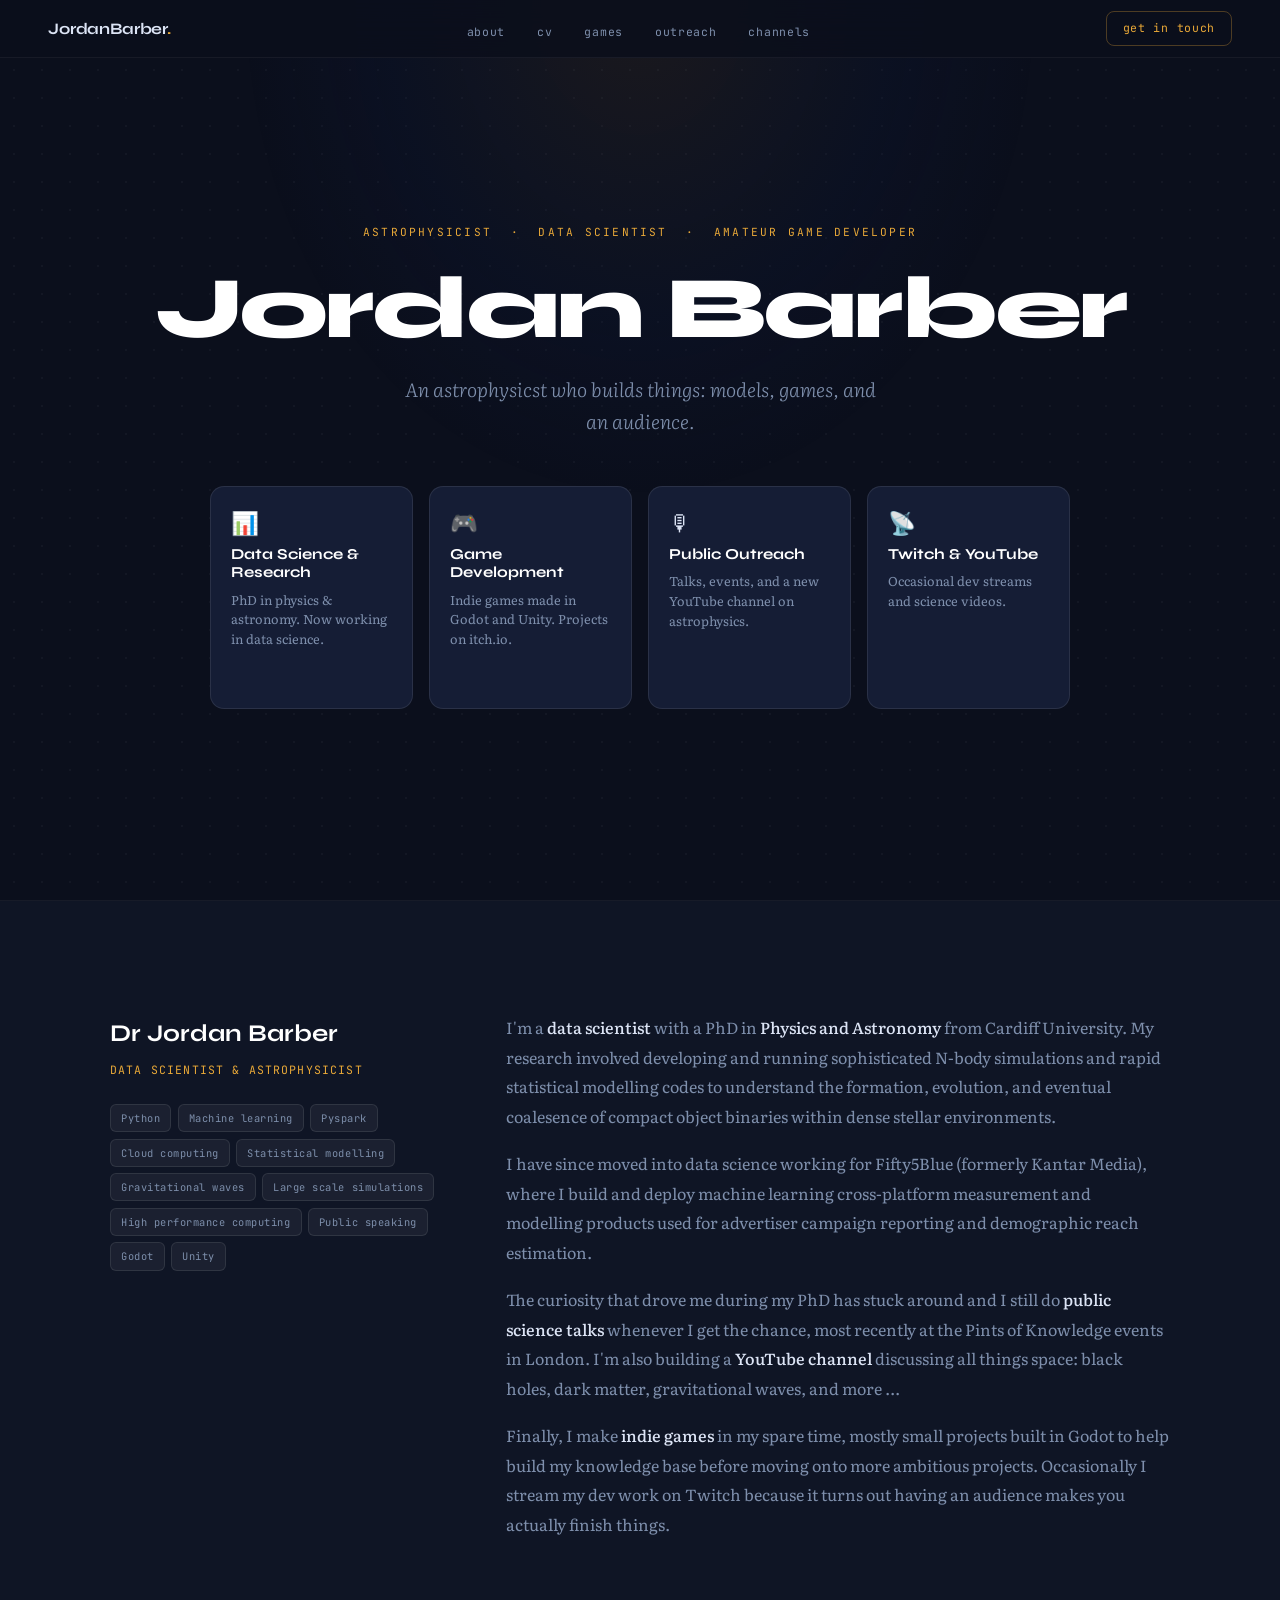
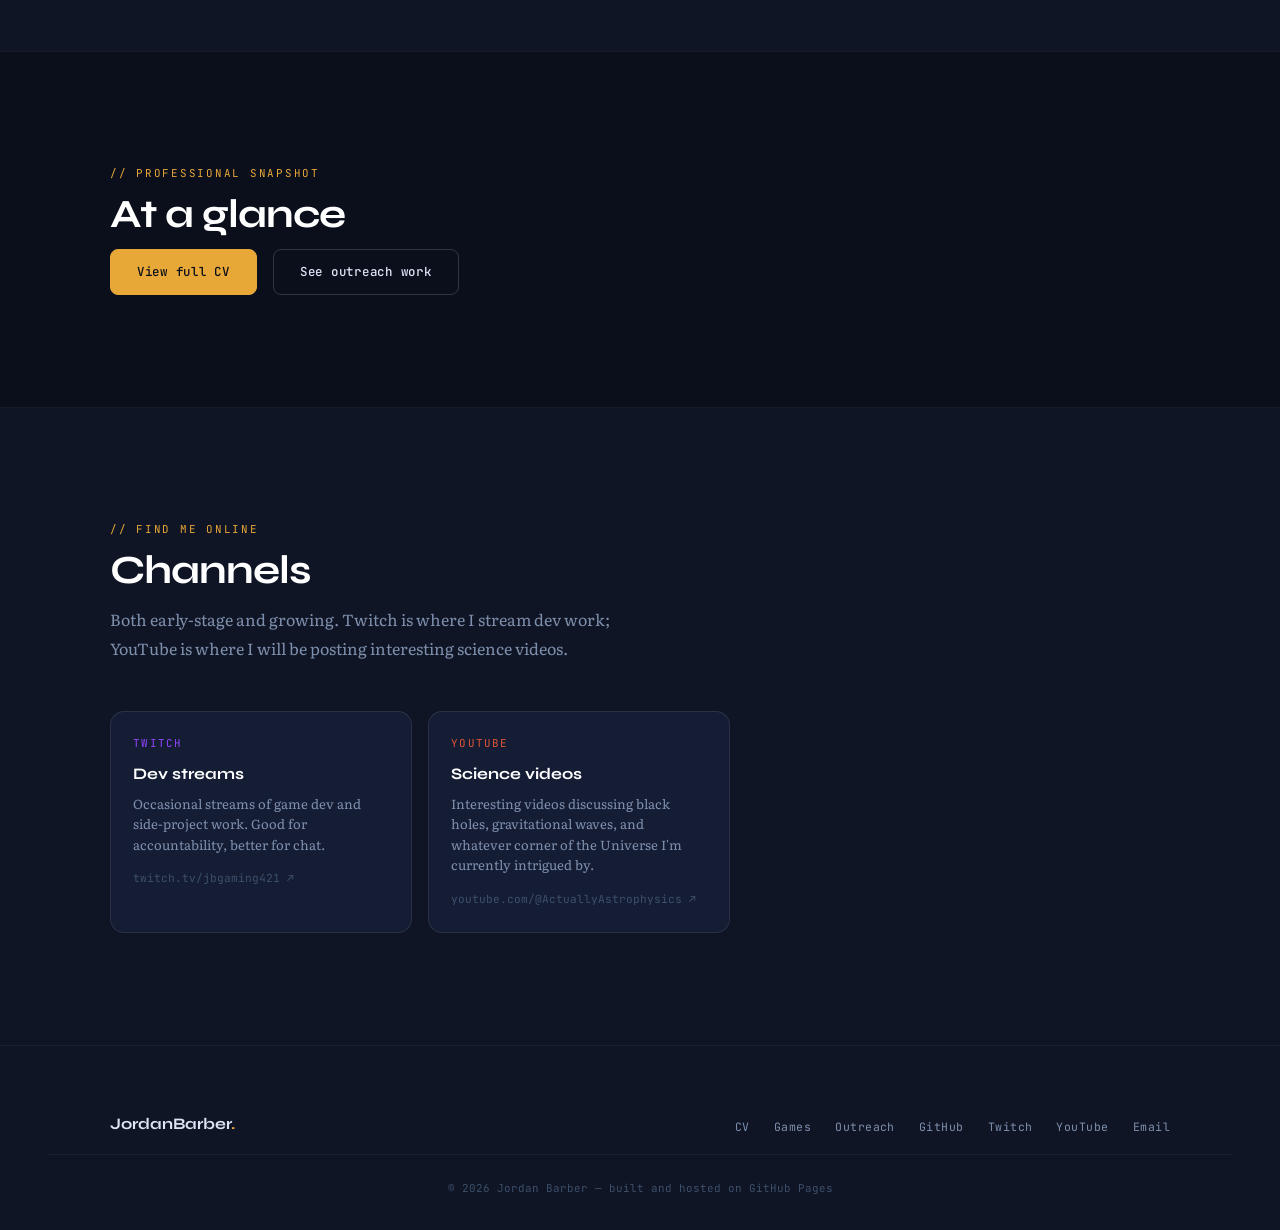
<file: index.html>
<!DOCTYPE html>
<html lang="en">
<head>
  <meta charset="UTF-8" />
  <meta name="viewport" content="width=device-width, initial-scale=1.0" />

  <!--
    ============================================================
    PAGE: Homepage  (index.html)
    ============================================================
    This is the front door of the site. It introduces you and
    gives visitors four clear paths:
      → CV / professional background
      → Game development projects
      → Public outreach & talks
      → YouTube & Twitch channels

    SECTIONS IN THIS FILE
    ─────────────────────
    1.  <head>       — page metadata & font imports
    2.  <nav>        — fixed top navigation
    3.  #hero        — your name, tagline, four path cards
    4.  #about       — short bio paragraph
    5.  #highlights  — three quick-stat cards (professional snapshot)
    6.  #channels    — Twitch + YouTube signpost
    7.  <footer>     — links + copyright
    8.  <script>     — scroll-reveal + nav active state logic
    ============================================================
  -->

  <title>Jordan Barber — Astrophysicist · Game Dev · Communicator</title>
  <meta name="description" content="Astrophysicist turned data scientist. PhD in gravitational waves from Cardiff. Indie game developer, public speaker, and YouTube science communicator." />

  <!-- Fonts from Google Fonts (free, no account needed) -->
  <link rel="preconnect" href="https://fonts.googleapis.com" />
  <link rel="preconnect" href="https://fonts.gstatic.com" crossorigin />
  <link href="https://fonts.googleapis.com/css2?family=Syne:wght@600;700;800&family=Literata:ital,wght@0,300;0,400;0,500;1,300;1,400&family=JetBrains+Mono:wght@400;500&display=swap" rel="stylesheet" />

  <!-- All shared styles live in style.css -->
  <link rel="stylesheet" href="style.css" />

  <style>
    /*
      Page-specific styles — only used on this page.
      Shared things (nav, footer, buttons, colours) are in style.css.
    */

    /* ── Hero ────────────────────────────────────────────────── */

    #hero {
      min-height: 100vh;
      display: flex;
      flex-direction: column;
      align-items: center;
      justify-content: center;
      text-align: center;
      padding: 7rem clamp(1.25rem, 5vw, 3rem) 5rem;
    }

    /* Faint radial glow behind the hero text */
    #hero::before {
      content: '';
      position: absolute;
      top: 0; left: 50%;
      transform: translateX(-50%);
      width: 800px;
      height: 500px;
      background: radial-gradient(ellipse at 50% 0%,
        rgba(232, 168, 56, 0.07) 0%,
        rgba(15, 30, 80, 0.12) 45%,
        transparent 70%);
      pointer-events: none;
      z-index: 0;
    }

    /* Wrap so children sit above the glow pseudo-element */
    .hero-content {
      position: relative;
      z-index: 1;
    }

    .hero-eyebrow {
      font-family: var(--font-mono);
      font-size: 0.7rem;
      letter-spacing: 0.2em;
      text-transform: uppercase;
      color: var(--gold);
      margin-bottom: 1.4rem;
      /* Staggered fade-in — starts invisible, CSS animation handles it */
      opacity: 0;
      animation: fadeUp 0.7s 0.1s forwards;
    }

    .hero-name {
      font-family: var(--font-head);
      font-size: clamp(3rem, 8vw, 5.5rem);
      font-weight: 800;
      letter-spacing: -0.035em;
      color: #fff;
      line-height: 1.0;
      margin-bottom: 1.2rem;
      opacity: 0;
      animation: fadeUp 0.7s 0.25s forwards;
    }

    .hero-tagline {
      font-size: clamp(1rem, 2vw, 1.2rem);
      color: var(--text2);
      font-style: italic;
      font-weight: 300;
      max-width: 480px;
      margin: 0 auto 3rem;
      line-height: 1.7;
      opacity: 0;
      animation: fadeUp 0.7s 0.4s forwards;
    }

    /* ── Four path cards ──────────────────────────────────── */
    /*
      These are the main navigation cards. Each one links to
      a section or page. To edit a card, find its <div class="path-card">
      below and change the icon, title, description, and href.
    */

    .path-grid {
      display: grid;
      grid-template-columns: repeat(4, 1fr);
      gap: 1rem;
      max-width: 860px;
      margin: 0 auto;
      opacity: 0;
      animation: fadeUp 0.7s 0.55s forwards;
    }

    .path-card {
      background: var(--surface);
      border: 1px solid var(--navy-mid);
      border-radius: var(--radius-lg);
      padding: 1.5rem 1.25rem 1.4rem;
      text-align: left;
      display: flex;
      flex-direction: column;
      gap: 0.5rem;
      cursor: pointer;
      transition: border-color 0.2s, background 0.2s, transform 0.2s;
      text-decoration: none;
      color: inherit;
    }
    .path-card:hover {
      background: var(--surface2);
      border-color: var(--gold-border);
      transform: translateY(-3px);
    }

    .path-icon {
      font-size: 1.4rem;
      margin-bottom: 0.25rem;
      line-height: 1;
    }

    .path-title {
      font-family: var(--font-head);
      font-size: 0.95rem;
      font-weight: 700;
      color: #fff;
      line-height: 1.2;
    }

    .path-desc {
      font-size: 0.8rem;
      color: var(--text2);
      line-height: 1.55;
    }

    .path-arrow {
      font-family: var(--font-mono);
      font-size: 0.72rem;
      color: var(--gold);
      margin-top: auto;
      padding-top: 0.5rem;
      opacity: 0;
      transition: opacity 0.2s;
    }
    .path-card:hover .path-arrow { opacity: 1; }

    @media (max-width: 680px) {
      .path-grid { grid-template-columns: 1fr 1fr; }
    }
    @media (max-width: 380px) {
      .path-grid { grid-template-columns: 1fr; }
    }


    /* ── About section ───────────────────────────────────── */

    #about { background: var(--bg2); }

    .about-inner {
      display: grid;
      grid-template-columns: 1fr 2fr;
      gap: 4rem;
      align-items: start;
    }

    /* The name/title column on the left */
    .about-aside {
      position: sticky;
      top: 80px;
    }

    .about-name {
      font-family: var(--font-head);
      font-size: 1.5rem;
      font-weight: 700;
      color: #fff;
      margin-bottom: 0.3rem;
    }

    .about-role {
      font-family: var(--font-mono);
      font-size: 0.72rem;
      letter-spacing: 0.1em;
      color: var(--gold);
      text-transform: uppercase;
      margin-bottom: 1.5rem;
    }

    /* Small tag chips (skills/tools) */
    .tag-list {
      display: flex;
      flex-wrap: wrap;
      gap: 0.4rem;
    }
    .tag {
      font-family: var(--font-mono);
      font-size: 0.65rem;
      letter-spacing: 0.05em;
      padding: 4px 10px;
      border-radius: 6px;
      background: var(--navy-dim);
      border: 1px solid var(--navy-mid);
      color: var(--text2);
    }

    /* The bio text on the right */
    .about-body p {
      color: var(--text2);
      line-height: 1.85;
      margin-bottom: 1.1rem;
      font-size: 1rem;
    }
    .about-body p:last-child { margin-bottom: 0; }

    .about-body strong {
      color: var(--text);
      font-weight: 500;
    }

    @media (max-width: 680px) {
      .about-inner { grid-template-columns: 1fr; gap: 2rem; }
      .about-aside { position: static; }
    }


    /* ── Professional highlights ─────────────────────────── */
    /*
      Three quick-stat cards that give employers an instant
      snapshot. Edit the numbers and labels in the HTML below.
    */

    #highlights {
      background: var(--bg);
    }

    .highlights-grid {
      display: grid;
      grid-template-columns: repeat(3, 1fr);
      gap: 1rem;
      margin-bottom: 2.5rem;
    }

    .highlight-card {
      background: var(--surface);
      border: 1px solid var(--navy-mid);
      border-radius: var(--radius-lg);
      padding: 1.6rem 1.5rem;
    }

    .highlight-number {
      font-family: var(--font-head);
      font-size: 2.4rem;
      font-weight: 800;
      color: var(--gold);
      letter-spacing: -0.03em;
      line-height: 1;
      margin-bottom: 0.3rem;
    }

    .highlight-label {
      font-size: 0.85rem;
      color: var(--text2);
      line-height: 1.5;
    }

    .highlight-label strong {
      display: block;
      font-family: var(--font-head);
      font-size: 0.9rem;
      font-weight: 700;
      color: var(--text);
      margin-bottom: 0.1rem;
    }

    .highlights-cta {
      display: flex;
      gap: 1rem;
      flex-wrap: wrap;
    }

    @media (max-width: 580px) {
      .highlights-grid { grid-template-columns: 1fr; }
    }


    /* ── Channels section ────────────────────────────────── */
    /*
      Low-key signpost to Twitch and YouTube.
      Deliberately understated since both are early-stage.
    */

    #channels { background: var(--bg2); }

    .channels-grid {
      display: grid;
      grid-template-columns: 1fr 1fr;
      gap: 1rem;
      max-width: 620px;
    }

    .channel-card {
      background: var(--surface);
      border: 1px solid var(--navy-mid);
      border-radius: var(--radius-lg);
      padding: 1.4rem;
      display: flex;
      flex-direction: column;
      gap: 0.4rem;
      transition: border-color 0.2s, transform 0.2s;
      text-decoration: none;
      color: inherit;
    }
    .channel-card.twitch:hover {
      border-color: rgba(145, 70, 255, 0.45);
      transform: translateY(-2px);
    }
    .channel-card.youtube:hover {
      border-color: rgba(224, 85, 53, 0.45);
      transform: translateY(-2px);
    }

    .channel-platform {
      font-family: var(--font-mono);
      font-size: 0.68rem;
      letter-spacing: 0.1em;
      text-transform: uppercase;
    }
    .channel-card.twitch  .channel-platform { color: var(--twitch); }
    .channel-card.youtube .channel-platform { color: var(--yt); }

    .channel-title {
      font-family: var(--font-head);
      font-size: 1rem;
      font-weight: 700;
      color: #fff;
    }

    .channel-desc {
      font-size: 0.82rem;
      color: var(--text2);
      line-height: 1.55;
    }

    .channel-link {
      font-family: var(--font-mono);
      font-size: 0.7rem;
      color: var(--text3);
      margin-top: 0.5rem;
      transition: color 0.2s;
    }
    .channel-card:hover .channel-link { color: var(--text2); }

    @media (max-width: 480px) {
      .channels-grid { grid-template-columns: 1fr; }
    }


    /* ── Keyframe animations ──────────────────────────────── */
    /* Used by the hero elements only — rest of site uses scroll-reveal */

    @keyframes fadeUp {
      from { opacity: 0; transform: translateY(18px); }
      to   { opacity: 1; transform: translateY(0); }
    }

  </style>
</head>
<body>

  <!-- ============================================================
    NAVIGATION
    To change your name in the logo, edit "YourName" below.
    To add or remove nav links, edit the <li> items.
    ============================================================ -->
  <nav>
    <a href="index.html" class="nav-logo">JordanBarber<span class="dot">.</span></a>

    <ul class="nav-links">
      <li><a href="#about">about</a></li>
      <li><a href="cv/index.html">cv</a></li>
      <li><a href="games/index.html">games</a></li>
      <li><a href="outreach/index.html">outreach</a></li>
      <li><a href="#channels">channels</a></li>
    </ul>

    <a href="jordanb421@outlook.com" class="nav-contact">get in touch</a>

    <!-- Mobile hamburger button (links hidden on mobile) -->
    <div class="nav-hamburger" id="hamburger" aria-label="Open menu">
      <span></span><span></span><span></span>
    </div>
  </nav>


  <!-- ============================================================
    HERO
    Edit your tagline in .hero-tagline.
    Edit the four path cards in .path-grid — each .path-card has:
      .path-icon   — emoji or character
      .path-title  — short heading
      .path-desc   — one sentence
      href         — where the card links to
    ============================================================ -->
  <section id="hero">
    <div class="hero-content">

      <p class="hero-eyebrow">astrophysicist &nbsp;·&nbsp; data scientist &nbsp;·&nbsp; amateur game developer</p>

      <!-- ↓ Change this to your actual name -->
      <h1 class="hero-name">Jordan Barber</h1>

      <!-- ↓ This is your one-sentence pitch — make it yours -->
      <p class="hero-tagline">
        An astrophysicst who builds things: models, games, and an audience.
      </p>

      <!-- Four path cards — one per audience/interest -->
      <div class="path-grid">

        <!-- Card 1: CV / professional -->
        <a href="cv/index.html" class="path-card">
          <div class="path-icon">📊</div>
          <div class="path-title">Data Science &amp; Research</div>
          <div class="path-desc">PhD in physics & astronomy. Now working in data science.</div>
          <div class="path-arrow">View CV →</div>
        </a>

        <!-- Card 2: Game dev -->
        <a href="games/index.html" class="path-card">
          <div class="path-icon">🎮</div>
          <div class="path-title">Game Development</div>
          <div class="path-desc">Indie games made in Godot and Unity. Projects on itch.io.</div>
          <div class="path-arrow">See projects →</div>
        </a>

        <!-- Card 3: Outreach -->
        <a href="outreach/index.html" class="path-card">
          <div class="path-icon">🎙</div>
          <div class="path-title">Public Outreach</div>
          <div class="path-desc">Talks, events, and a new YouTube channel on astrophysics.</div>
          <div class="path-arrow">See talks →</div>
        </a>

        <!-- Card 4: Channels -->
        <a href="#channels" class="path-card">
          <div class="path-icon">📡</div>
          <div class="path-title">Twitch &amp; YouTube</div>
          <div class="path-desc">Occasional dev streams and science videos.</div>
          <div class="path-arrow">Find me →</div>
        </a>

      </div>
    </div>
  </section>

  <hr class="section-divider" />


  <!-- ============================================================
    ABOUT
    Edit the bio paragraphs below — write in first person.
    The tags on the left are your skills/tools — add or remove
    them by copying or deleting a <span class="tag"> element.
    ============================================================ -->
  <section id="about" class="section-wrap">
    <div class="section-inner">

      <div class="about-inner">

        <!-- Left column: name, role, and skill tags -->
        <div class="about-aside reveal">
          <div class="about-name">Dr Jordan Barber</div>
          <div class="about-role">Data Scientist &amp; Astrophysicist</div>

          <!-- ↓ Edit these tags to match your actual skills -->
          <div class="tag-list">
            <span class="tag">Python</span>
            <span class="tag">Machine learning</span>
            <span class="tag">Pyspark</span>
            <span class="tag">Cloud computing</span>
            <span class="tag">Statistical modelling</span>
            <span class="tag">Gravitational waves</span>
            <span class="tag">Large scale simulations</span>
            <span class="tag">High performance computing</span>
            <span class="tag">Public speaking</span>
            <span class="tag">Godot</span>
            <span class="tag">Unity</span>
          </div>
        </div>

        <!-- Right column: bio paragraphs -->
        <div class="about-body reveal" style="--delay: 0.1s">

          <!-- ↓ Replace these paragraphs with your own words -->
          <p>
            I'm a <strong>data scientist</strong> with a PhD in
            <strong>Physics and Astronomy</strong> from Cardiff University. My research involved 
            developing and running sophisticated N-body simulations and rapid statistical modelling 
            codes to understand the formation, evolution, and eventual coalesence of compact object 
            binaries within dense stellar environments. 
          </p>

          <p>
            I have since moved into data science working for Fifty5Blue (formerly Kantar Media), where I 
            build and deploy machine learning cross-platform measurement and modelling products used for 
            advertiser campaign reporting and demographic reach estimation. 
          </p>

          <p>
            The curiosity that drove me during my PhD has stuck around and I still do <strong>public science 
            talks</strong> whenever I get the chance, most recently at the Pints of Knowledge events in London.
            I'm also building a <strong>YouTube channel</strong> discussing all things space: black holes, 
            dark matter, gravitational waves, and more ... 
          </p>

          <p>
            Finally, I make <strong>indie games</strong> in my spare time, mostly small projects built in Godot 
            to help build my knowledge base before moving onto more ambitious projects. Occasionally I stream my dev 
            work on Twitch because it turns out having an audience makes you actually finish things.
          </p>

        </div>
      </div>

    </div>
  </section>

  <hr class="section-divider" />


  <!-- ============================================================
    PROFESSIONAL HIGHLIGHTS
    These three cards give a quick snapshot for anyone considering
    you professionally. Edit the numbers and labels below.
    The full CV is at cv/index.html.
    ============================================================ -->
  <section id="highlights" class="section-wrap">
    <div class="section-inner">

      <p class="section-label reveal">// professional snapshot</p>
      <h2 class="section-title reveal">At a glance</h2>

      <!-- Call-to-action buttons below the cards -->
      <div class="highlights-cta reveal" style="--delay: 0.3s">
        <a href="cv/index.html" class="btn-primary">View full CV</a>
        <a href="outreach/index.html" class="btn-outline">See outreach work</a>
      </div>

    </div>
  </section>

  <hr class="section-divider" />


  <!-- ============================================================
    CHANNELS
    Update the href links to your actual Twitch and YouTube URLs.
    The descriptions are deliberately low-key since both are new.
    ============================================================ -->
  <section id="channels" class="section-wrap">
    <div class="section-inner">

      <p class="section-label reveal">// find me online</p>
      <h2 class="section-title reveal">Channels</h2>
      <p class="section-sub reveal">
        Both early-stage and growing. Twitch is where I stream dev work;
        YouTube is where I will be posting interesting science videos.
      </p>

      <div class="channels-grid">

        <!-- ↓ Update href to your actual Twitch URL -->
        <a href="https://www.twitch.tv/jbgaming421" target="_blank" rel="noopener" class="channel-card twitch reveal">
          <div class="channel-platform">Twitch</div>
          <div class="channel-title">Dev streams</div>
          <!-- ↓ Edit your typical streaming schedule -->
          <div class="channel-desc">
            Occasional streams of game dev and side-project work.
            Good for accountability, better for chat.
          </div>
          <div class="channel-link">twitch.tv/jbgaming421 ↗</div>
        </a>

        <!-- ↓ Update href to your actual YouTube URL -->
        <a href="https://www.youtube.com/@ActuallyAstrophysics" target="_blank" rel="noopener" class="channel-card youtube reveal" style="--delay: 0.1s">
          <div class="channel-platform">YouTube</div>
          <div class="channel-title">Science videos</div>
          <div class="channel-desc">
            Interesting videos discussing black holes, gravitational waves,
            and whatever corner of the Universe I'm currently intrigued by.
          </div>
          <div class="channel-link">youtube.com/@ActuallyAstrophysics ↗</div>
        </a>

      </div>

    </div>
  </section>


  <!-- ============================================================
    FOOTER
    Update the links and your name/year below.
    ============================================================ -->
  <footer>
    <div class="footer-inner">
      <span class="footer-logo">JordanBarber<span class="dot">.</span></span>

      <ul class="footer-links">
        <li><a href="cv/index.html">CV</a></li>
        <li><a href="games/index.html">Games</a></li>
        <li><a href="outreach/index.html">Outreach</a></li>
        <li><a href="https://github.com/JoRdAnB421" target="_blank" rel="noopener">GitHub</a></li>
        <li><a href="https://twitch.tv/jbgaming421" target="_blank" rel="noopener">Twitch</a></li>
        <li><a href="https://youtube.com/@ActuallyAstrophysics" target="_blank" rel="noopener">YouTube</a></li>
        <li><a href="mailto:jordanb421@outlook.com">Email</a></li>
      </ul>
    </div>
    <!-- ↓ Update year and your name -->
    <p class="footer-copy">© 2026 Jordan Barber — built and hosted on GitHub Pages</p>
  </footer>


  <!-- ============================================================
    JAVASCRIPT
    This small script does two things:
      1. Scroll-reveal: watches for elements with class "reveal"
         and adds class "visible" when they enter the viewport,
         triggering the CSS fade-up animation in style.css.
      2. Nav active state: highlights the correct nav link
         based on which section is currently on screen.

    You shouldn't need to edit this.
    ============================================================ -->
  <script>
    // 1 — Scroll reveal
    const observer = new IntersectionObserver(
      entries => entries.forEach(e => {
        if (e.isIntersecting) {
          e.target.classList.add('visible');
          observer.unobserve(e.target); // only animate once
        }
      }),
      { threshold: 0.1 }
    );
    document.querySelectorAll('.reveal').forEach(el => observer.observe(el));

    // 2 — Highlight active nav link on scroll
    const sections = document.querySelectorAll('section[id]');
    const navLinks = document.querySelectorAll('.nav-links a');
    window.addEventListener('scroll', () => {
      let current = '';
      sections.forEach(s => {
        if (window.scrollY >= s.offsetTop - 80) current = s.id;
      });
      navLinks.forEach(a => {
        a.classList.toggle('active',
          a.getAttribute('href') === '#' + current ||
          a.getAttribute('href') === current + '/index.html'
        );
      });
    });

    // 3 — Mobile nav toggle
    document.getElementById('hamburger').addEventListener('click', () => {
      const links = document.querySelector('.nav-links');
      const open = links.style.display === 'flex';
      links.style.cssText = open ? '' :
        'display:flex;flex-direction:column;position:absolute;top:58px;left:0;right:0;' +
        'background:rgba(11,15,28,0.97);padding:1.25rem 1.5rem 1.5rem;gap:1rem;' +
        'border-bottom:1px solid rgba(255,255,255,0.06)';
    });
  </script>

</body>
</html>
</file>
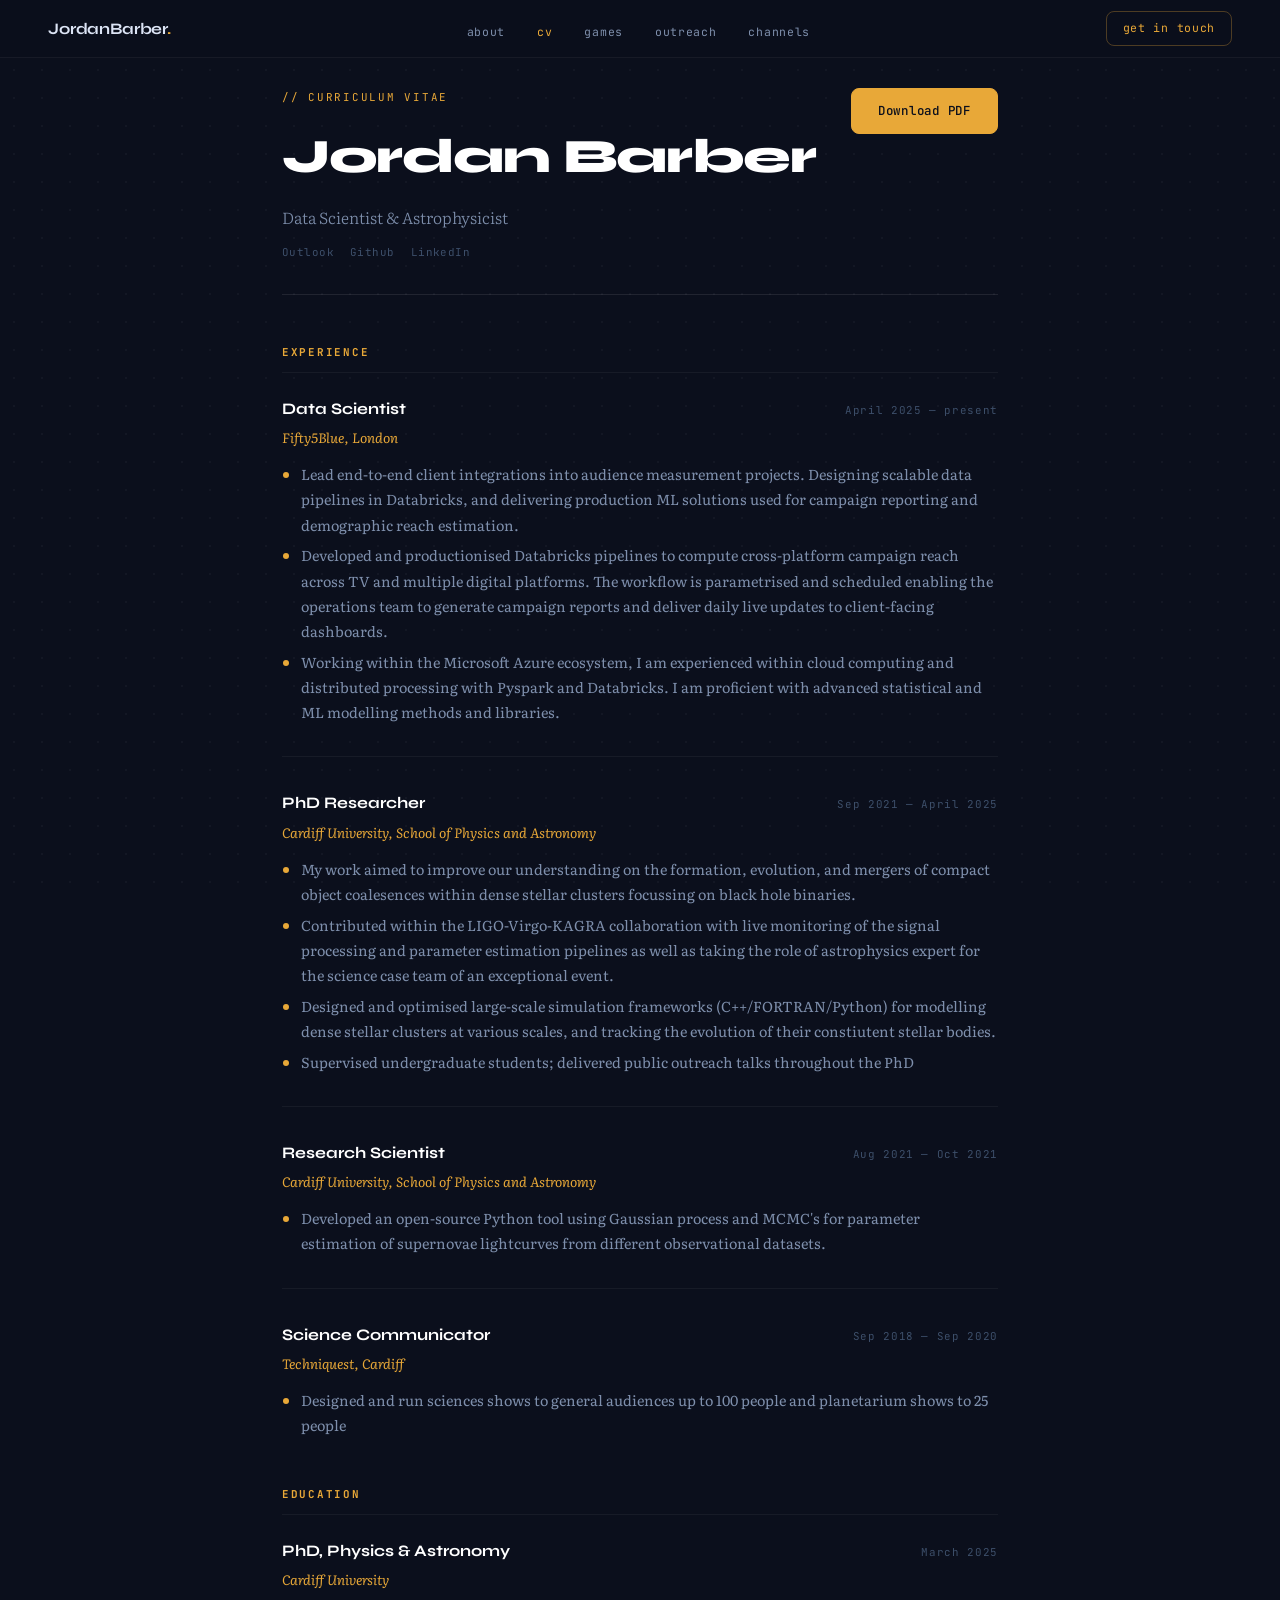
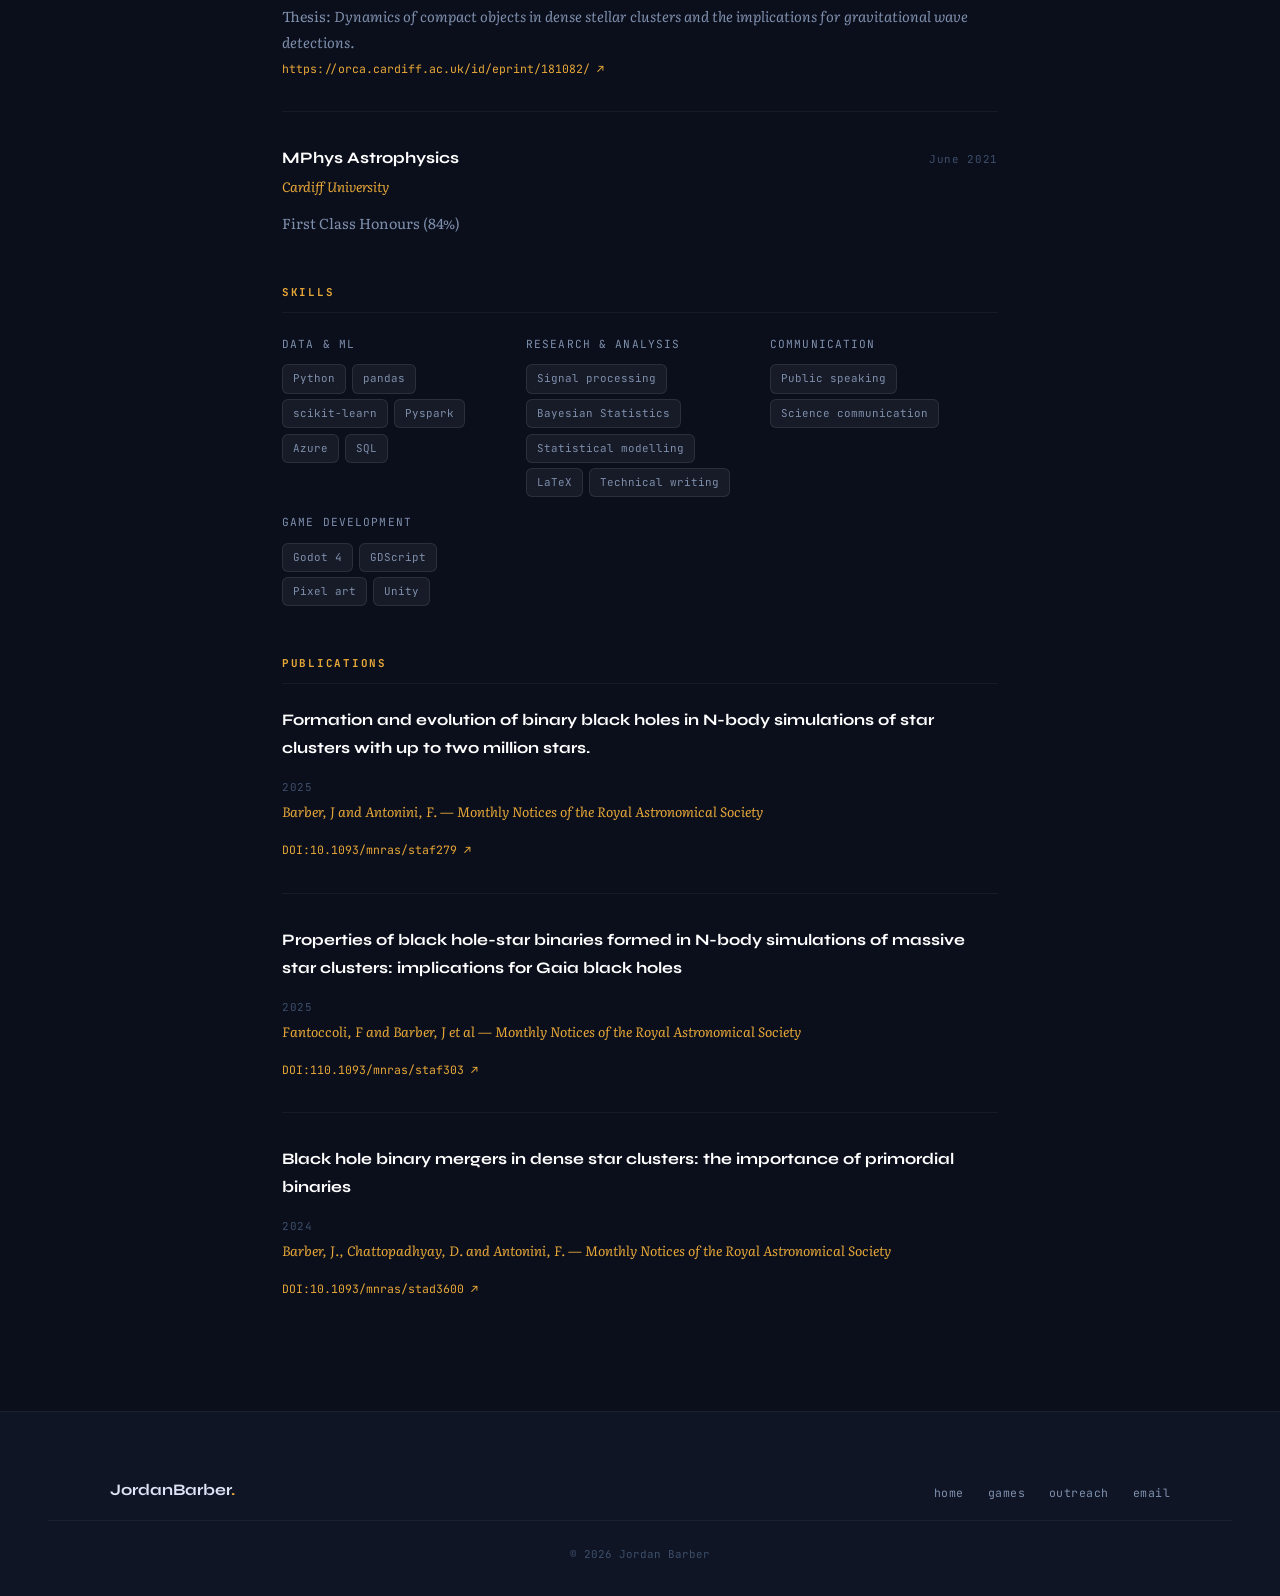
<file: cv/index.html>
<!DOCTYPE html>
<html lang="en">
<head>
  <meta charset="UTF-8" />
  <meta name="viewport" content="width=device-width, initial-scale=1.0" />

  <!--
    ============================================================
    PAGE: CV  (cv/index.html)
    ============================================================
    This page is primarily for potential employers and
    professional contacts. It contains:

    SECTIONS IN THIS FILE
    ─────────────────────
    1.  Page header with download button
    2.  Experience timeline
    3.  Education
    4.  Skills
    5.  Selected publications / outputs (optional)

    HOW TO EDIT
    ───────────
    Each job, degree, or skill is clearly labelled in the HTML.
    Search for "↓ Edit" to find every placeholder.
    ============================================================
  -->

  <title>CV — Jordan Barber</title>
  <meta name="description" content="CV of Jordan Barber — data scientist and astrophysicist. PhD in Physics & Astronomy, Cardiff University." />

  <link rel="preconnect" href="https://fonts.googleapis.com" />
  <link rel="preconnect" href="https://fonts.gstatic.com" crossorigin />
  <link href="https://fonts.googleapis.com/css2?family=Syne:wght@600;700;800&family=Literata:ital,wght@0,300;0,400;0,500;1,300;1,400&family=JetBrains+Mono:wght@400;500&display=swap" rel="stylesheet" />

  <!-- Shared styles (colours, nav, footer, buttons) -->
  <link rel="stylesheet" href="../style.css" />

  <style>
    /* ── CV page-specific styles ────────────────────────── */

    .cv-wrap {
      max-width: 780px;
      margin: 0 auto;
      padding: 5.5rem clamp(1.25rem, 5vw, 2rem) 4rem;
    }

    /* Page header — name, title, download button */
    .cv-header {
      display: flex;
      align-items: flex-start;
      justify-content: space-between;
      gap: 2rem;
      margin-bottom: 3rem;
      padding-bottom: 2rem;
      border-bottom: 1px solid var(--navy-mid);
      flex-wrap: wrap;
    }

    .cv-header-left {}

    .cv-page-label {
      font-family: var(--font-mono);
      font-size: 0.68rem;
      letter-spacing: 0.16em;
      text-transform: uppercase;
      color: var(--gold);
      margin-bottom: 0.5rem;
    }

    .cv-name {
      font-family: var(--font-head);
      font-size: clamp(2rem, 5vw, 3rem);
      font-weight: 800;
      color: #fff;
      letter-spacing: -0.03em;
      margin-bottom: 0.25rem;
    }

    .cv-title {
      font-size: 1rem;
      color: var(--text2);
      font-weight: 300;
    }

    .cv-contacts {
      display: flex;
      gap: 1rem;
      flex-wrap: wrap;
      margin-top: 0.75rem;
    }
    .cv-contact-link {
      font-family: var(--font-mono);
      font-size: 0.68rem;
      color: var(--text3);
      letter-spacing: 0.04em;
      transition: color 0.2s;
    }
    .cv-contact-link:hover { color: var(--gold); }

    /* ── Section headings within CV ──────────────────── */

    .cv-section {
      margin-bottom: 3rem;
    }

    .cv-section-heading {
      font-family: var(--font-mono);
      font-size: 0.68rem;
      letter-spacing: 0.16em;
      text-transform: uppercase;
      color: var(--gold);
      margin-bottom: 1.4rem;
      padding-bottom: 0.6rem;
      border-bottom: 1px solid var(--navy-dim);
    }

    /* ── Timeline entries (experience & education) ─── */
    /*
      Each entry uses .cv-entry. The structure is:
        .cv-entry-header  — title + date side by side
        .cv-entry-org     — company or institution name
        .cv-entry-body    — bullet points or paragraph
    */

    .cv-entry {
      margin-bottom: 2rem;
      padding-bottom: 2rem;
      border-bottom: 1px solid var(--navy-dim);
    }
    .cv-entry:last-child {
      border-bottom: none;
      margin-bottom: 0;
      padding-bottom: 0;
    }

    .cv-entry-header {
      display: flex;
      align-items: baseline;
      justify-content: space-between;
      gap: 1rem;
      margin-bottom: 0.2rem;
      flex-wrap: wrap;
    }

    .cv-entry-title {
      font-family: var(--font-head);
      font-size: 1rem;
      font-weight: 700;
      color: #fff;
    }

    .cv-entry-date {
      font-family: var(--font-mono);
      font-size: 0.68rem;
      color: var(--text3);
      letter-spacing: 0.06em;
      white-space: nowrap;
    }

    .cv-entry-org {
      font-size: 0.85rem;
      color: var(--gold);
      margin-bottom: 0.7rem;
      font-style: italic;
    }

    .cv-entry-body {
      color: var(--text2);
      font-size: 0.9rem;
      line-height: 1.75;
    }

    .cv-entry-body ul {
      padding-left: 1.2rem;
      display: flex;
      flex-direction: column;
      gap: 0.35rem;
    }

    .cv-entry-body li::marker {
      color: var(--gold);
    }

    /* ── Skills grid ──────────────────────────────────── */

    .skills-grid {
      display: grid;
      grid-template-columns: repeat(auto-fill, minmax(200px, 1fr));
      gap: 1rem;
    }

    .skill-group {}

    .skill-group-title {
      font-family: var(--font-mono);
      font-size: 0.7rem;
      letter-spacing: 0.1em;
      text-transform: uppercase;
      color: var(--text2);
      margin-bottom: 0.6rem;
    }

    .skill-tags {
      display: flex;
      flex-wrap: wrap;
      gap: 0.35rem;
    }

    .skill-tag {
      font-family: var(--font-mono);
      font-size: 0.68rem;
      padding: 4px 10px;
      border-radius: 6px;
      background: var(--navy-dim);
      border: 1px solid var(--navy-mid);
      color: var(--text2);
    }

  </style>
</head>
<body>

  <!-- Navigation (same on every page) -->
  <nav>
    <a href="../index.html" class="nav-logo">JordanBarber<span class="dot">.</span></a>
    <ul class="nav-links">
      <li><a href="../index.html#about">about</a></li>
      <li><a href="../cv/index.html" class="active">cv</a></li>
      <li><a href="../games/index.html">games</a></li>
      <li><a href="../outreach/index.html">outreach</a></li>
      <li><a href="../index.html#channels">channels</a></li>
    </ul>
    <a href="jordanb421@outlook.com" class="nav-contact">get in touch</a>
    <div class="nav-hamburger" id="hamburger">
      <span></span><span></span><span></span>
    </div>
  </nav>

  <main class="cv-wrap">

    <!-- ── Page header ──────────────────────────────────── -->
    <div class="cv-header reveal">
      <div class="cv-header-left">
        <p class="cv-page-label">// curriculum vitae</p>

        <!-- ↓ Edit your name and title -->
        <h1 class="cv-name">Jordan Barber</h1>
        <p class="cv-title">Data Scientist &amp; Astrophysicist</p>

        <!-- ↓ Edit your contact details -->
        <div class="cv-contacts">
          <a href="jordanb421@outlook.com" class="cv-contact-link">Outlook</a>
          <a href="https://github.com/JoRdAnB421" target="_blank" rel="noopener" 
          class="cv-contact-link">Github</a>
          <a href="https://www.linkedin.com/in/jordan-barber-/" target="_blank" rel="noopener" 
          class="cv-contact-link">LinkedIn</a>
        </div>
      </div>

      <!--
        Download button — link this to a PDF of your CV.
        To add the PDF: put your-cv.pdf in the cv/ folder and
        update the href below to "your-cv.pdf".
      -->
      <a href="my-cv.pdf" download class="btn-primary">Download PDF</a>
    </div>


    <!-- ── Experience ─────────────────────────────────────
      Copy a .cv-entry block to add a new job.
      ─────────────────────────────────────────────────── -->
    <div class="cv-section reveal" style="--delay: 0.05s">
      <h2 class="cv-section-heading">Experience</h2>

      <!-- ↓ Edit: most recent job first -->
      <div class="cv-entry">
        <div class="cv-entry-header">
          <span class="cv-entry-title">Data Scientist</span>
          <!-- ↓ Edit dates -->
          <span class="cv-entry-date">April 2025 — present</span>
        </div>
        <!-- ↓ Edit company name -->
        <div class="cv-entry-org">Fifty5Blue, London</div>
        <div class="cv-entry-body">
          <!-- ↓ Replace with your actual bullet points -->
          <ul>
            <li>Lead end-to-end client integrations into audience measurement projects. Designing scalable data pipelines in Databricks, 
              and delivering production ML solutions used for campaign reporting and demographic reach estimation.</li>
            <li>Developed and productionised Databricks pipelines to compute cross-platform campaign reach across TV 
              and multiple digital platforms. The workflow is parametrised and scheduled enabling the operations team 
              to generate campaign reports and deliver daily live updates to client-facing dashboards.</li>
            <li>Working within the Microsoft Azure ecosystem, I am experienced within cloud computing and distributed processing
              with Pyspark and Databricks. I am proficient with advanced statistical and ML modelling methods and libraries.  
            </li>
          </ul>
        </div>
      </div>

      <!-- ↓ Add more jobs by copying the block above -->
      <div class="cv-entry">
        <div class="cv-entry-header">
          <span class="cv-entry-title">PhD Researcher</span>
          <span class="cv-entry-date">Sep 2021 — April 2025</span>
        </div>
        <div class="cv-entry-org">Cardiff University, School of Physics and Astronomy</div>
        <div class="cv-entry-body">
          <ul>
            <li>My work aimed to improve our understanding on the formation, evolution, and mergers of compact object coalesences within dense stellar clusters
              focussing on black hole binaries.</li>
            <li>Contributed within the LIGO-Virgo-KAGRA collaboration with live monitoring of the signal processing and parameter estimation
              pipelines as well as taking the role of astrophysics expert for the science case team of an exceptional event.</li>
            <li>Designed and optimised large-scale simulation frameworks (C++/FORTRAN/Python) for modelling dense stellar clusters at various
              scales, and tracking the evolution of their constiutent stellar bodies.</li>
            <li>Supervised undergraduate students; delivered public outreach talks throughout the PhD</li>
          </ul>
        </div>
      </div>

      <div class="cv-entry">
        <div class="cv-entry-header">
          <span class="cv-entry-title">Research Scientist</span>
          <span class="cv-entry-date">Aug 2021 — Oct 2021</span>
        </div>
        <div class="cv-entry-org">Cardiff University, School of Physics and Astronomy</div>
        <div class="cv-entry-body">
          <ul>
            <li>Developed an open-source Python tool using Gaussian process and MCMC's for parameter estimation of supernovae lightcurves from
              different observational datasets.</li>
          </ul>
        </div>
      </div>

      <div class="cv-entry">
        <div class="cv-entry-header">
          <span class="cv-entry-title">Science Communicator</span>
          <span class="cv-entry-date">Sep 2018 — Sep 2020</span>
        </div>
        <div class="cv-entry-org">Techniquest, Cardiff</div>
        <div class="cv-entry-body">
          <ul>
            <li>Designed and run sciences shows to general audiences up to 100 people and planetarium shows to 25 people</li>
          </ul>
        </div>
      </div>


    </div>


    <!-- ── Education ──────────────────────────────────────
      Same pattern as experience — copy .cv-entry to add more.
      ─────────────────────────────────────────────────── -->
    <div class="cv-section reveal" style="--delay: 0.1s">
      <h2 class="cv-section-heading">Education</h2>

      <div class="cv-entry">
        <div class="cv-entry-header">
          <span class="cv-entry-title">PhD, Physics &amp; Astronomy</span>
          <span class="cv-entry-date">March 2025</span>
        </div>
        <div class="cv-entry-org">Cardiff University</div>
        <div class="cv-entry-body">
          <!-- ↓ Edit your thesis title -->
          <p>Thesis: <em>Dynamics of compact objects in dense stellar clusters and the implications for gravitational wave detections.</em></p>
        </div>
        <div class="cv-entry-body">
          <!-- ↓ Edit: add a DOI or arXiv link if you have one -->
          <a href="https://orca.cardiff.ac.uk/id/eprint/181082/" target="_blank" rel="noopener"
             style="font-family: var(--font-mono); font-size: 0.72rem; color: var(--gold);">
            https://orca.cardiff.ac.uk/id/eprint/181082/ ↗
          </a>
        </div>
      </div>

      <!-- ↓ Edit your undergraduate degree -->
      <div class="cv-entry">
        <div class="cv-entry-header">
          <span class="cv-entry-title">MPhys Astrophysics</span>
          <!-- ↓ Edit dates -->
          <span class="cv-entry-date">June 2021</span>
        </div>
        <!-- ↓ Edit university -->
        <div class="cv-entry-org">Cardiff University</div>
        <div class="cv-entry-body">
          <!-- ↓ Edit classification if you want to include it -->
          <p>First Class Honours (84%)</p>
        </div>
      </div>

    </div>


    <!-- ── Skills ─────────────────────────────────────────
      Group your skills however makes sense for you.
      Add a new group by copying a .skill-group block.
      ─────────────────────────────────────────────────── -->
    <div class="cv-section reveal" style="--delay: 0.15s">
      <h2 class="cv-section-heading">Skills</h2>

      <div class="skills-grid">

        <!-- ↓ Edit these skill groups and tags -->
        <div class="skill-group">
          <div class="skill-group-title">Data & ML</div>
          <div class="skill-tags">
            <span class="skill-tag">Python</span>
            <span class="skill-tag">pandas</span>
            <span class="skill-tag">scikit-learn</span>
            <span class="skill-tag">Pyspark</span>
            <span class="skill-tag">Azure</span>
            <span class="skill-tag">SQL</span>
          </div>
        </div>

        <div class="skill-group">
          <div class="skill-group-title">Research & Analysis</div>
          <div class="skill-tags">
            <span class="skill-tag">Signal processing</span>
            <span class="skill-tag">Bayesian Statistics</span>
            <span class="skill-tag">Statistical modelling</span>
            <span class="skill-tag">LaTeX</span>
            <span class="skill-tag">Technical writing</span>
          </div>
        </div>

        <div class="skill-group">
          <div class="skill-group-title">Communication</div>
          <div class="skill-tags">
            <span class="skill-tag">Public speaking</span>
            <span class="skill-tag">Science communication</span>
          </div>
        </div>
        
        <div class="skill-group">
          <div class="skill-group-title">Game Development</div>
          <div class="skill-tags">
            <span class="skill-tag">Godot 4</span>
            <span class="skill-tag">GDScript</span>
            <span class="skill-tag">Pixel art</span>
            <span class="skill-tag">Unity</span>
          </div>
        </div>

      </div>
    </div>


    <!-- ── Publications (optional) ────────────────────────
      If you have papers, list them here.
      If not, you can delete this whole section.
      ─────────────────────────────────────────────────── -->
    <div class="cv-section reveal" style="--delay: 0.2s">
      <h2 class="cv-section-heading">publications</h2>

      <!-- ↓ Copy this .cv-entry for each paper -->
      <div class="cv-entry">
        <div class="cv-entry-header">
          <!-- ↓ Edit paper title -->
          <span class="cv-entry-title">Formation and evolution of binary black holes in N-body simulations of star 
            clusters with up to two million stars. </span>
          <!-- ↓ Edit year -->
          <span class="cv-entry-date">2025</span>
        </div>
        <div class="cv-entry-org">
          <!-- ↓ Edit: Your Name et al., Journal Name -->
          Barber, J and Antonini, F. — <em>Monthly Notices of the Royal Astronomical Society</em>
        </div>
        <div class="cv-entry-body">
          <!-- ↓ Edit: add a DOI or arXiv link if you have one -->
          <a href="https://doi.org/10.1093/mnras/staf279" target="_blank" rel="noopener"
             style="font-family: var(--font-mono); font-size: 0.72rem; color: var(--gold);">
            DOI:10.1093/mnras/staf279 ↗
          </a>
        </div>
      </div>

      <div class="cv-entry">
        <div class="cv-entry-header">
          <!-- ↓ Edit paper title -->
          <span class="cv-entry-title">Properties of black hole-star binaries formed in N-body simulations of 
            massive star clusters: implications for Gaia black holes</span>
          <!-- ↓ Edit year -->
          <span class="cv-entry-date">2025</span>
        </div>
        <div class="cv-entry-org">
          <!-- ↓ Edit: Your Name et al., Journal Name -->
          Fantoccoli, F and Barber, J et al  — <em>Monthly Notices of the Royal Astronomical Society</em>
        </div>
        <div class="cv-entry-body">
          <!-- ↓ Edit: add a DOI or arXiv link if you have one -->
          <a href="https://doi.org/10.1093/mnras/staf303" target="_blank" rel="noopener"
             style="font-family: var(--font-mono); font-size: 0.72rem; color: var(--gold);">
            DOI:110.1093/mnras/staf303 ↗
          </a>
        </div>
      </div>

      <div class="cv-entry">
        <div class="cv-entry-header">
          <!-- ↓ Edit paper title -->
          <span class="cv-entry-title">Black hole binary mergers in dense star clusters: the 
            importance of primordial binaries</span>
          <!-- ↓ Edit year -->
          <span class="cv-entry-date">2024</span>
        </div>
        <div class="cv-entry-org">
          <!-- ↓ Edit: Your Name et al., Journal Name -->
          Barber, J., Chattopadhyay, D. and Antonini, F. — <em>Monthly Notices of the Royal Astronomical Society</em>
        </div>
        <div class="cv-entry-body">
          <!-- ↓ Edit: add a DOI or arXiv link if you have one -->
          <a href="https://doi.org/10.1093/mnras/stad3600" target="_blank" rel="noopener"
             style="font-family: var(--font-mono); font-size: 0.72rem; color: var(--gold);">
            DOI:10.1093/mnras/stad3600 ↗
          </a>
        </div>
      </div>

    </div>

  </main>


  <!-- Footer -->
  <footer>
    <div class="footer-inner">
      <span class="footer-logo">JordanBarber<span class="dot">.</span></span>
      <ul class="footer-links">
        <li><a href="../index.html">home</a></li>
        <li><a href="../games/index.html">games</a></li>
        <li><a href="../outreach/index.html">outreach</a></li>
        <li><a href="jordanb421@outlook.com">email</a></li>
      </ul>
    </div>
    <p class="footer-copy">© 2026 Jordan Barber</p>
  </footer>

  <script>
    // Scroll reveal
    const observer = new IntersectionObserver(
      entries => entries.forEach(e => {
        if (e.isIntersecting) { e.target.classList.add('visible'); observer.unobserve(e.target); }
      }),
      { threshold: 0.1 }
    );
    document.querySelectorAll('.reveal').forEach(el => observer.observe(el));

    // Mobile nav
    document.getElementById('hamburger').addEventListener('click', () => {
      const links = document.querySelector('.nav-links');
      const open = links.style.display === 'flex';
      links.style.cssText = open ? '' :
        'display:flex;flex-direction:column;position:absolute;top:58px;left:0;right:0;' +
        'background:rgba(11,15,28,0.97);padding:1.25rem 1.5rem 1.5rem;gap:1rem;' +
        'border-bottom:1px solid rgba(255,255,255,0.06)';
    });
  </script>

</body>
</html>
</file>
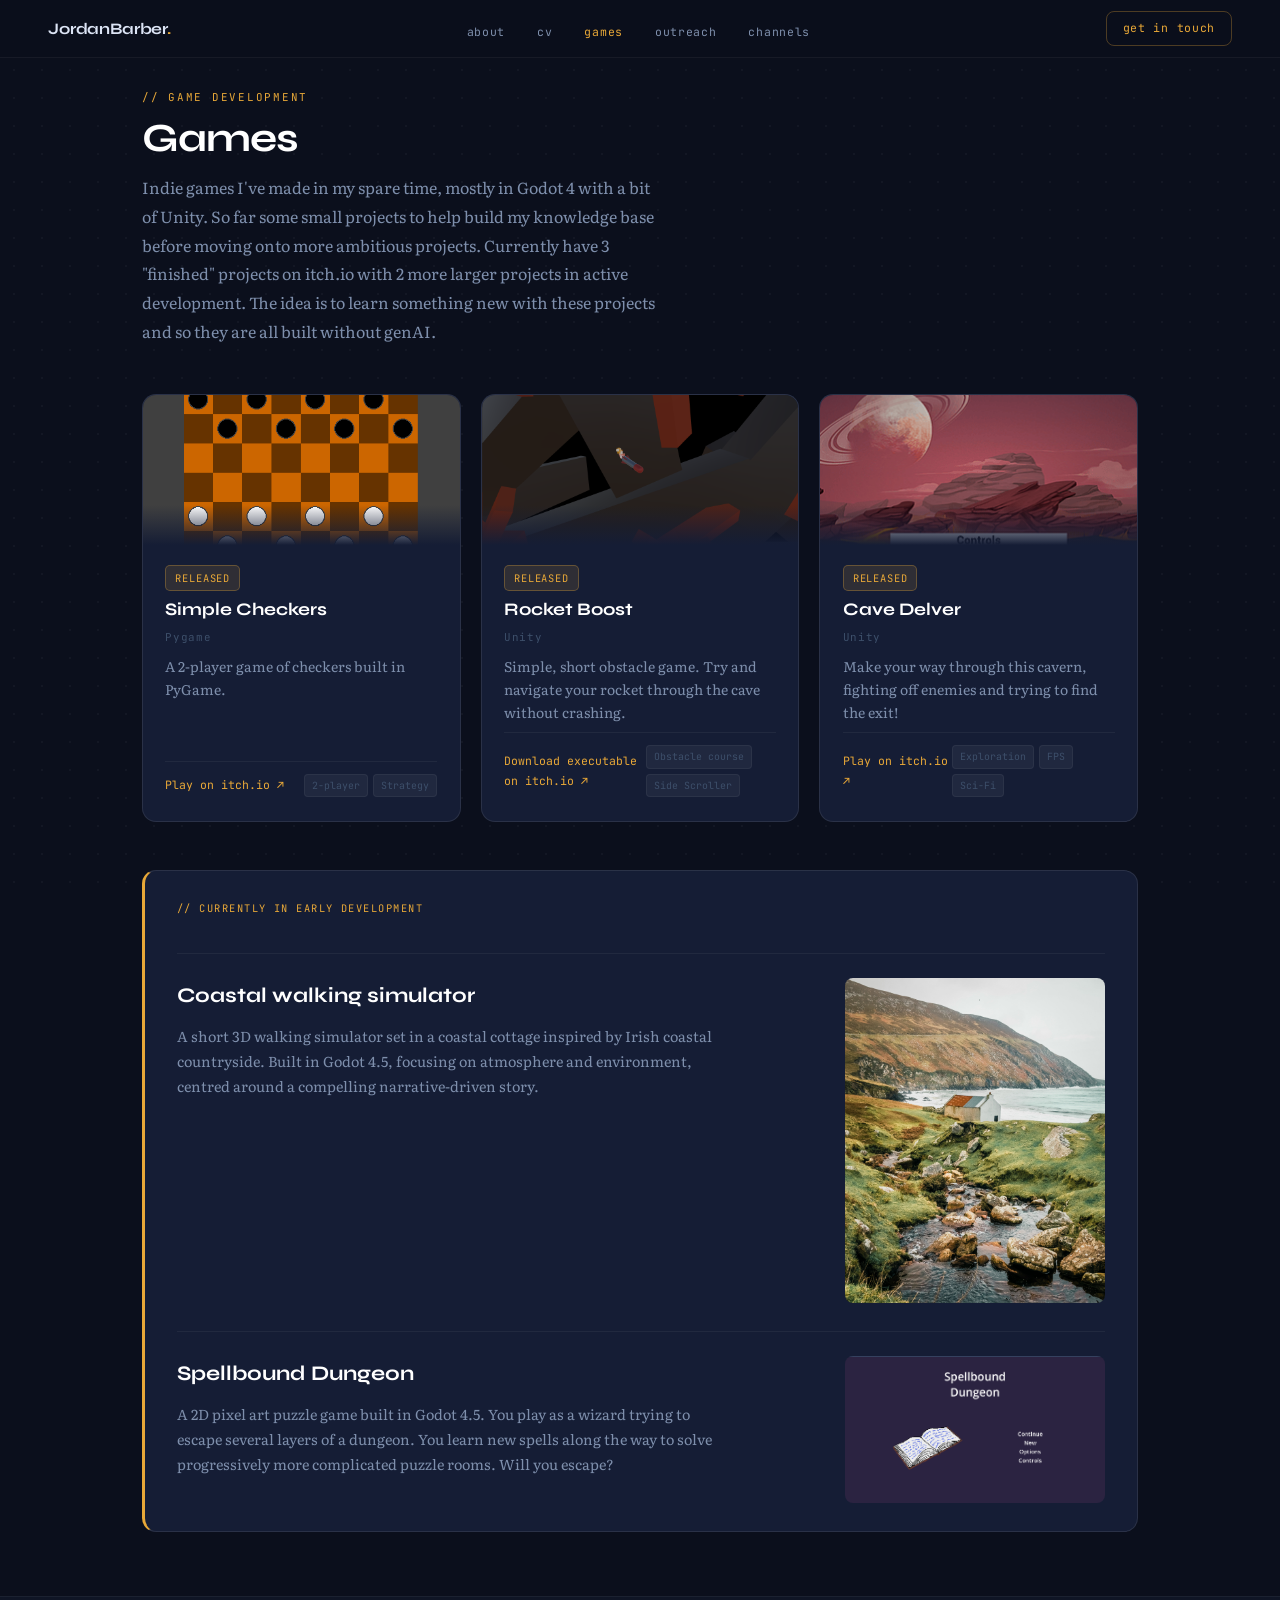
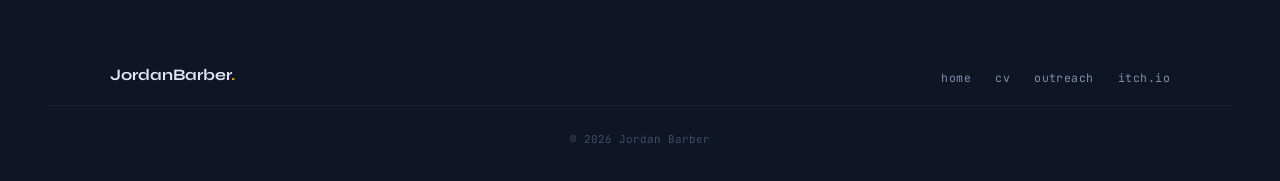
<file: games/index.html>
<!DOCTYPE html>
<html lang="en">
<head>
  <meta charset="UTF-8" />
  <meta name="viewport" content="width=device-width, initial-scale=1.0" />

  <!--
    ============================================================
    PAGE: Games  (games/index.html)
    ============================================================
    Lists your itch.io projects and any work-in-progress games.

    HOW TO ADD A GAME
    ─────────────────
    Find the .games-grid section below and copy one .game-card
    block. Fill in:
      - The banner colour classes (or add your own screenshot)
      - The status tag (Released / In development / Game jam)
      - The title, engine, description
      - The itch.io link
    ============================================================
  -->

  <title>Games — Jordan Barber</title>
  <meta name="description" content="Indie games by Your Jordan Barber. Built in Godot &amp; Unity. Available on itch.io." />

  <link rel="preconnect" href="https://fonts.googleapis.com" />
  <link rel="preconnect" href="https://fonts.gstatic.com" crossorigin />
  <link href="https://fonts.googleapis.com/css2?family=Syne:wght@600;700;800&family=Literata:ital,wght@0,300;0,400;0,500;1,300;1,400&family=JetBrains+Mono:wght@400;500&display=swap" rel="stylesheet" />
  <link rel="stylesheet" href="../style.css" />

  <style>

    .page-wrap {
      max-width: var(--max-w);
      margin: 0 auto;
      padding: 5.5rem clamp(1.25rem, 5vw, 2rem) 4rem;
    }

    /* ── Game cards ────────────────────────────────────── */

    .games-grid {
      display: grid;
      grid-template-columns: repeat(auto-fill, minmax(300px, 1fr));
      gap: 1.25rem;
      margin-top: 3rem;
    }

    .game-card {
      background: var(--surface);
      border: 1px solid var(--navy-mid);
      border-radius: var(--radius-lg);
      overflow: hidden;
      display: flex;
      flex-direction: column;
      transition: border-color 0.2s, transform 0.2s, box-shadow 0.2s;
    }
    .game-card:hover {
      border-color: var(--gold-border);
      transform: translateY(-4px);
      box-shadow: 0 14px 36px rgba(0,0,0,0.35);
    }

    /*
      .game-banner is the top coloured area of each card.
      If you have a screenshot, replace the background colour
      with: background: url('../assets/images/game-name.png') center/cover;
    */
    .game-banner {
      height: 150px;
      display: flex;
      align-items: center;
      justify-content: center;
      font-size: 2.5rem;
      position: relative;
    }

    /* Colour themes for each banner — edit or add your own */
    .banner-space   { background: linear-gradient(135deg, #07091a 0%, #111a38 100%); }
    .banner-dungeon { background: linear-gradient(135deg, #0f0a1a 0%, #1e1035 100%); }
    .banner-green   { background: linear-gradient(135deg, #061208 0%, #0e2414 100%); }

    /* Subtle inner border/glow at the bottom of the banner */
    .game-banner::after {
      content: '';
      position: absolute;
      bottom: 0; left: 0; right: 0;
      height: 40px;
      background: linear-gradient(to bottom, transparent, var(--surface));
    }

    .game-body {
      padding: 1.25rem 1.4rem 1.5rem;
      display: flex;
      flex-direction: column;
      gap: 0.5rem;
      flex: 1;
    }

    /* Status tag — Released / In development / Game jam */
    .game-status {
      display: inline-block;
      font-family: var(--font-mono);
      font-size: 0.65rem;
      letter-spacing: 0.08em;
      text-transform: uppercase;
      padding: 3px 9px;
      border-radius: 5px;
      width: fit-content;
    }
    .status-released   { background: var(--gold-dim);   color: var(--gold);   border: 1px solid var(--gold-border); }
    .status-wip        { background: rgba(46,204,113,0.1); color: #2ecc71;      border: 1px solid rgba(46,204,113,0.3); }
    .status-jam        { background: rgba(139,92,246,0.1); color: #a78bfa;     border: 1px solid rgba(139,92,246,0.3); }

    .game-title {
      font-family: var(--font-head);
      font-size: 1.1rem;
      font-weight: 700;
      color: #fff;
      line-height: 1.2;
    }

    .game-engine {
      font-family: var(--font-mono);
      font-size: 0.68rem;
      color: var(--text3);
      letter-spacing: 0.06em;
    }

    .game-desc {
      font-size: 0.875rem;
      color: var(--text2);
      line-height: 1.65;
      flex: 1;
    }

    .game-footer {
      display: flex;
      align-items: center;
      justify-content: space-between;
      padding-top: 0.75rem;
      margin-top: auto;
      border-top: 1px solid var(--navy-dim);
    }

    .game-link {
      font-family: var(--font-mono);
      font-size: 0.72rem;
      color: var(--gold);
      transition: color 0.2s;
    }
    .game-link:hover { color: #fff; }

    .game-tags {
      display: flex;
      gap: 0.3rem;
      flex-wrap: wrap;
    }
    .game-tag {
      font-family: var(--font-mono);
      font-size: 0.62rem;
      padding: 2px 7px;
      border-radius: 4px;
      background: var(--navy-dim);
      color: var(--text3);
      border: 1px solid var(--navy-dim);
    }

    /* ── In-progress callout ────────────────────────────── */
    /*
      A separate callout for your current active project
      (the one you're building with your friend).
    */

    /* Outer wrapper — just holds the heading and stacks games vertically */
    .wip-section {
      margin-top: 3rem;
      background: var(--surface);
      border: 1px solid var(--navy-mid);
      border-left: 3px solid var(--gold);
      border-radius: var(--radius-lg);
      padding: 1.75rem 2rem;
      display: flex;
      flex-direction: column;  /* stacks the heading and each game vertically */
      gap: 1.75rem;
    }

    /* Each individual game — title + description on the left, image on the right */
    .wip-entry {
      display: flex;
      flex-wrap: wrap;         /* drops to vertical on narrow screens automatically */
      gap: 1.5rem;
      align-items: flex-start;
      padding-top: 1.5rem;
      border-top: 1px solid var(--navy-dim); /* subtle divider between games */
    }

    /* The text column grows to fill available space */
    .wip-text {
      flex: 1;
      min-width: 200px;        /* won't shrink below this before wrapping */
    }

    .wip-label {
      font-family: var(--font-mono);
      font-size: 0.65rem;
      letter-spacing: 0.14em;
      text-transform: uppercase;
      color: var(--gold);
      margin-bottom: 0.5rem;
    }

    .wip-title {
      font-family: var(--font-head);
      font-size: 1.3rem;
      font-weight: 700;
      color: #fff;
      margin-bottom: 0.5rem;
    }

    .wip-desc {
      font-size: 0.9rem;
      color: var(--text2);
      line-height: 1.75;
      max-width: 560px;
    }

  </style>
</head>
<body>

  <nav>
    <a href="../index.html" class="nav-logo">JordanBarber<span class="dot">.</span></a>
    <ul class="nav-links">
      <li><a href="../index.html#about">about</a></li>
      <li><a href="../cv/index.html">cv</a></li>
      <li><a href="../games/index.html" class="active">games</a></li>
      <li><a href="../outreach/index.html">outreach</a></li>
      <li><a href="../index.html#channels">channels</a></li>
    </ul>
    <a href="jordanb421@outlook.com" class="nav-contact">get in touch</a>
    <div class="nav-hamburger" id="hamburger"><span></span><span></span><span></span></div>
  </nav>

  <main class="page-wrap">

    <p class="section-label reveal">// game development</p>
    <h1 class="section-title reveal">Games</h1>
    <!-- ↓ Edit this subtitle -->
    <p class="section-sub reveal">
      Indie games I've made in my spare time, mostly in Godot 4 with a bit of Unity. So far some small projects
      to help build my knowledge base before moving onto more ambitious projects. Currently have 3 "finished" projects
      on itch.io with 2 more larger projects in active development. The idea is to learn something new with these projects
      and so they are all built without genAI.
    </p>


    <!-- ── Game cards grid ──────────────────────────────
      ↓ Edit each .game-card or copy one to add a new game.
      ─────────────────────────────────────────────────── -->
    <div class="games-grid">

      <!-- Game 1 — edit everything below -->
      <div class="game-card reveal">
        <!--
          Replace the emoji and banner-space class with a screenshot:
          <div class="game-banner" style="background: url('../assets/images/game1.png') center/cover;">
        -->
        <div class="game-banner banner-space" 
        style="background: url('../assests/Checkers.png') center/cover;"></div>
        <div class="game-body">
          <!-- ↓ Change status: status-released / status-wip / status-jam -->
          <span class="game-status status-released">Released</span>
          <!-- ↓ Edit game title -->
          <h2 class="game-title">Simple Checkers</h2>
          <div class="game-engine">Pygame</div>
          <!-- ↓ Edit description — 2–3 sentences -->
          <p class="game-desc">
            A 2-player game of checkers built in PyGame. 
          </p>
          <div class="game-footer">
            <!-- ↓ Edit href to your itch.io link -->
            <a href="https://jbgaming2.itch.io/simple-checkers" target="_blank" rel="noopener" class="game-link">
              Play on itch.io ↗
            </a>
            <!-- ↓ Edit tags -->
            <div class="game-tags">
              <span class="game-tag">2-player</span>
              <span class="game-tag">Strategy</span>
            </div>
          </div>
        </div>
      </div>

      <!-- Game 2 -->
      <div class="game-card reveal" style="--delay: 0.1s">
        <div class="game-banner banner-dungeon"
        style="background: url(../assests/rocket.png) center/cover;"></div>
        <div class="game-body">
          <span class="game-status status-released">Released</span>
          <h2 class="game-title">Rocket Boost</h2>
          <div class="game-engine">Unity</div>
          <p class="game-desc">
            Simple, short obstacle game. Try and navigate your rocket through the cave without
            crashing.
          </p>
          <div class="game-footer">
            <a href="https://jbgaming2.itch.io/rocket-boost" target="_blank" rel="noopener" class="game-link">
              Download executable on itch.io ↗
            </a>
            <div class="game-tags">
              <span class="game-tag">Obstacle course</span>
              <span class="game-tag">Side Scroller</span>
            </div>
          </div>
        </div>
      </div>

      <!-- Game 3 — add as many as you need -->
      <div class="game-card reveal" style="--delay: 0.2s">
        <div class="game-banner banner-green" 
        style="background: url(../assests/cave-delver.png) center/cover;"></div>
        <div class="game-body">
          <span class="game-status status-released">Released</span>
          <h2 class="game-title">Cave Delver</h2>
          <div class="game-engine">Unity</div>
          <p class="game-desc">
            Make your way through this cavern, fighting off enemies and trying to find the exit! 
          </p>
          <div class="game-footer">
            <a href="https://jbgaming2.itch.io/cave-delver" target="_blank" rel="noopener" class="game-link">
              Play on itch.io ↗
            </a>
            <div class="game-tags">
              <span class="game-tag">Exploration</span>
              <span class="game-tag">FPS</span>
              <span class="game-tag">Sci-Fi</span>
            </div>
          </div>
        </div>
      </div>

    </div>


    <!-- ── Current project callout ───────────────────────
      This highlights your active WIP game
      Edit the title and description below.
      ─────────────────────────────────────────────────── -->
    <!-- Outer container: just the heading and a list of games -->
    <div class="wip-section reveal">
      <div class="wip-label">// currently in early development</div>

      <!-- Game 1 — copy this whole .wip-entry block to add more games -->
      <div class="wip-entry">
        <div class="wip-text">
          <h2 class="wip-title">Coastal walking simulator</h2>
          <p class="wip-desc">
            A short 3D walking simulator set in a coastal cottage inspired by 
            Irish coastal countryside. Built in Godot 4.5, focusing on atmosphere 
            and environment, centred around a compelling narrative-driven story.
          </p>
        </div>
        <img
          src="../assests/coastal-cottage.jpg"
          alt="Screenshot of Coastal walking simulator"
          style="width: 260px; max-width: 100%; border-radius: 8px; flex-shrink: 0;"
        />
      </div>

      <!-- Game 2 -->
      <div class="wip-entry">
        <div class="wip-text">
          <h2 class="wip-title">Spellbound Dungeon</h2>
          <p class="wip-desc">
            A 2D pixel art puzzle game built in Godot 4.5. You play as a wizard trying to escape 
            several layers of a dungeon. You learn new spells along the way to solve 
            progressively more complicated puzzle rooms. Will you escape?
          </p>
        </div>
        <img
          src="../assests/spellbound_dungeon_screenshot.png"
          alt="Screenshot of Spellbound Dungeon"
          style="width: 260px; max-width: 100%; border-radius: 8px; flex-shrink: 0;"
        />
      </div>

    </div>

  </main>

  <footer>
    <div class="footer-inner">
      <span class="footer-logo">JordanBarber<span class="dot">.</span></span>
      <ul class="footer-links">
        <li><a href="../index.html">home</a></li>
        <li><a href="../cv/index.html">cv</a></li>
        <li><a href="../outreach/index.html">outreach</a></li>
        <li><a href="https://jbgaming2.itch.io/" target="_blank" rel="noopener">itch.io</a></li>
      </ul>
    </div>
    <p class="footer-copy">© 2026 Jordan Barber</p>
  </footer>

  <script>
    const observer = new IntersectionObserver(
      entries => entries.forEach(e => {
        if (e.isIntersecting) { e.target.classList.add('visible'); observer.unobserve(e.target); }
      }),
      { threshold: 0.1 }
    );
    document.querySelectorAll('.reveal').forEach(el => observer.observe(el));
    document.getElementById('hamburger').addEventListener('click', () => {
      const links = document.querySelector('.nav-links');
      const open = links.style.display === 'flex';
      links.style.cssText = open ? '' :
        'display:flex;flex-direction:column;position:absolute;top:58px;left:0;right:0;' +
        'background:rgba(11,15,28,0.97);padding:1.25rem 1.5rem 1.5rem;gap:1rem;' +
        'border-bottom:1px solid rgba(255,255,255,0.06)';
    });
  </script>

</body>
</html>
</file>
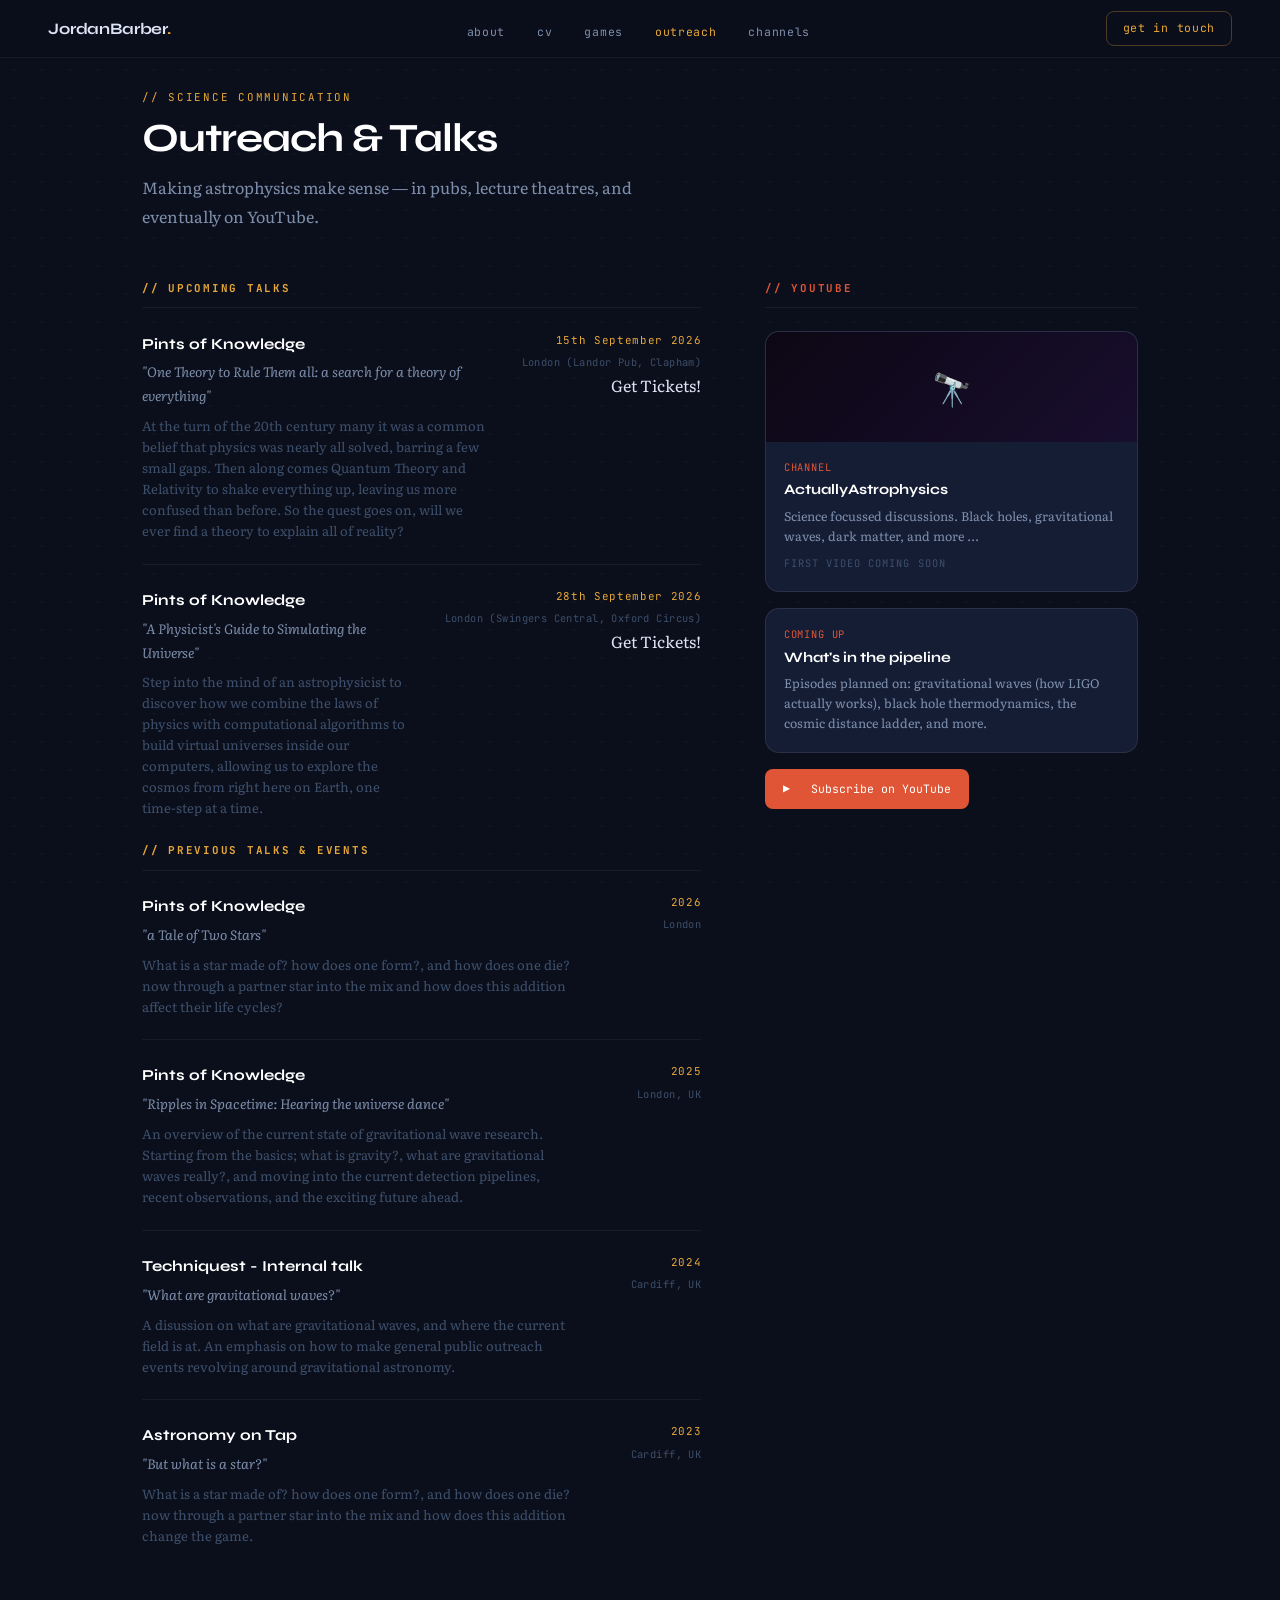
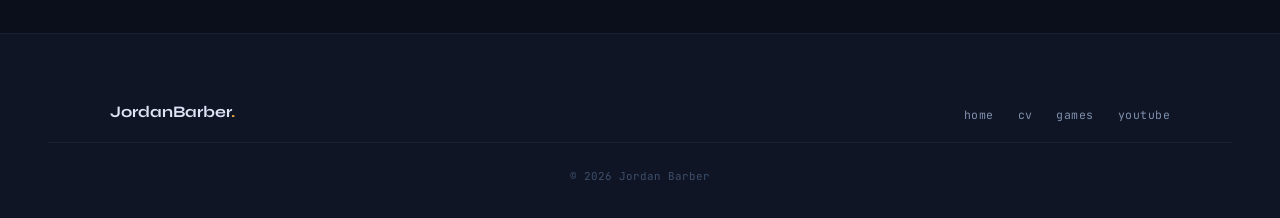
<file: outreach/index.html>
<!DOCTYPE html>
<html lang="en">
<head>
  <meta charset="UTF-8" />
  <meta name="viewport" content="width=device-width, initial-scale=1.0" />

  <!--
    ============================================================
    PAGE: Outreach  (outreach/index.html)
    ============================================================
    This page showcases your public science communication work —
    talks, events, and your YouTube channel.

    HOW TO ADD A TALK
    ─────────────────
    Find the .talks-list section and copy one .talk-entry block.
    Fill in the event name, date, location, and description.
    ============================================================
  -->

  <title>Outreach — Jordan Barber</title>
  <meta name="description" content="Public science talks and outreach by Dr Jordan Barber — astrophysicist and science communicator. Public speaker, university outreach, and YouTube." />

  <link rel="preconnect" href="https://fonts.googleapis.com" />
  <link rel="preconnect" href="https://fonts.gstatic.com" crossorigin />
  <link href="https://fonts.googleapis.com/css2?family=Syne:wght@600;700;800&family=Literata:ital,wght@0,300;0,400;0,500;1,300;1,400&family=JetBrains+Mono:wght@400;500&display=swap" rel="stylesheet" />
  <link rel="stylesheet" href="../style.css" />

  <style>

    .page-wrap {
      max-width: var(--max-w);
      margin: 0 auto;
      padding: 5.5rem clamp(1.25rem, 5vw, 2rem) 4rem;
    }

    /* ── Two-column layout: talks left, YouTube right ─── */

    .outreach-grid {
      display: grid;
      grid-template-columns: 3fr 2fr;
      gap: 4rem;
      align-items: start;
      margin-top: 3rem;
    }

    @media (max-width: 720px) {
      .outreach-grid { grid-template-columns: 1fr; gap: 3rem; }
    }

    /* ── Talks list ─────────────────────────────────────── */

    .talks-heading {
      font-family: var(--font-mono);
      font-size: 0.68rem;
      letter-spacing: 0.16em;
      text-transform: uppercase;
      color: var(--gold);
      margin-bottom: 1.4rem;
      padding-bottom: 0.6rem;
      border-bottom: 1px solid var(--navy-dim);
    }

    .talks-list {
      display: flex;
      flex-direction: column;
      gap: 0;
    }

    /*
      Each talk is a .talk-entry. The layout is:
        Left:  event name + description
        Right: date + location
    */
    .talk-entry {
      display: grid;
      grid-template-columns: 1fr auto;
      gap: 1rem 2rem;
      align-items: start;
      padding: 1.4rem 0;
      border-bottom: 1px solid var(--navy-dim);
    }
    .talk-entry:first-child { padding-top: 0; }
    .talk-entry:last-child  { border-bottom: none; }

    .talk-left {}

    .talk-event {
      font-family: var(--font-head);
      font-size: 0.95rem;
      font-weight: 700;
      color: #fff;
      margin-bottom: 0.2rem;
    }

    .talk-title {
      font-size: 0.85rem;
      color: var(--text2);
      font-style: italic;
      margin-bottom: 0.45rem;
    }

    .talk-desc {
      font-size: 0.82rem;
      color: var(--text3);
      line-height: 1.6;
    }

    .talk-right {
      text-align: right;
      min-width: 90px;
    }

    .talk-date {
      font-family: var(--font-mono);
      font-size: 0.68rem;
      color: var(--gold);
      letter-spacing: 0.06em;
      white-space: nowrap;
    }

    .talk-location {
      font-family: var(--font-mono);
      font-size: 0.65rem;
      color: var(--text3);
      letter-spacing: 0.04em;
      margin-top: 0.2rem;
      white-space: nowrap;
    }

    /* ── YouTube sidebar ────────────────────────────────── */

    .yt-sidebar {
      position: sticky;
      top: 80px;
    }

    .yt-heading {
      font-family: var(--font-mono);
      font-size: 0.68rem;
      letter-spacing: 0.16em;
      text-transform: uppercase;
      color: var(--yt);
      margin-bottom: 1.4rem;
      padding-bottom: 0.6rem;
      border-bottom: 1px solid var(--navy-dim);
    }

    /* Card for the YouTube channel */
    .yt-card {
      background: var(--surface);
      border: 1px solid var(--navy-mid);
      border-radius: var(--radius-lg);
      overflow: hidden;
      margin-bottom: 1rem;
    }

    /* Placeholder thumbnail area */
    .yt-thumb {
      height: 110px;
      background: linear-gradient(135deg, #0d0714 0%, #180e2e 100%);
      display: flex;
      align-items: center;
      justify-content: center;
      font-size: 2rem;
    }

    .yt-card-body {
      padding: 1rem 1.1rem 1.2rem;
    }

    .yt-card-label {
      font-family: var(--font-mono);
      font-size: 0.65rem;
      letter-spacing: 0.08em;
      color: var(--yt);
      text-transform: uppercase;
      margin-bottom: 0.35rem;
    }

    .yt-card-title {
      font-family: var(--font-head);
      font-size: 0.9rem;
      font-weight: 700;
      color: #fff;
      line-height: 1.3;
      margin-bottom: 0.35rem;
    }

    .yt-card-desc {
      font-size: 0.78rem;
      color: var(--text2);
      line-height: 1.6;
    }

    /* "Coming soon" overlay on placeholder videos */
    .yt-coming-soon {
      font-family: var(--font-mono);
      font-size: 0.65rem;
      letter-spacing: 0.1em;
      color: var(--text3);
      text-transform: uppercase;
      margin-top: 0.5rem;
    }

    .yt-subscribe {
      display: flex;
      align-items: center;
      gap: 8px;
      font-family: var(--font-mono);
      font-size: 0.72rem;
      color: #fff;
      background: var(--yt);
      padding: 10px 18px;
      border-radius: var(--radius);
      transition: background 0.2s, transform 0.15s;
      margin-top: 1rem;
      width: fit-content;
    }
    .yt-subscribe:hover {
      background: #c0392b;
      transform: translateY(-2px);
    }

    /* ── Why outreach — intro blurb ─────────────────────── */

    .outreach-intro {
      background: var(--surface);
      border: 1px solid var(--navy-mid);
      border-left: 3px solid var(--gold);
      border-radius: var(--radius-lg);
      padding: 1.5rem 1.75rem;
      margin-bottom: 3rem;
      font-size: 0.95rem;
      color: var(--text2);
      line-height: 1.8;
      font-style: italic;
    }

  </style>
</head>
<body>

  <nav>
    <a href="../index.html" class="nav-logo">JordanBarber<span class="dot">.</span></a>
    <ul class="nav-links">
      <li><a href="../index.html#about">about</a></li>
      <li><a href="../cv/index.html">cv</a></li>
      <li><a href="../games/index.html">games</a></li>
      <li><a href="../outreach/index.html" class="active">outreach</a></li>
      <li><a href="../index.html#channels">channels</a></li>
    </ul>
    <a href="mailto:jordanb421@outlook.com" class="nav-contact">get in touch</a>
    <div class="nav-hamburger" id="hamburger"><span></span><span></span><span></span></div>
  </nav>

  <main class="page-wrap">

    <p class="section-label reveal">// science communication</p>
    <h1 class="section-title reveal">Outreach &amp; Talks</h1>
    <p class="section-sub reveal">
      Making astrophysics make sense — in pubs, lecture theatres,
      and eventually on YouTube.
    </p>

    <!-- ↓ Edit this quote or remove the whole block if you prefer -->
    <!-- <div class="outreach-intro reveal">
      "I got into outreach during my PhD because I thought it was unfair that
      such genuinely strange and beautiful science was locked behind journal
      paywalls and jargon. I still think that."
    </div> -->

    <div class="outreach-grid">

      <!-- ── Talks column ──────────────────────────────── -->
      <div class="talks-col reveal">
        <h2 class="talks-heading">// Upcoming talks</h2>

        <div class="talks-list">
          <div class="talk-entry">
            <div class="talk-left">
              <div class="talk-event">Pints of Knowledge</div>
              <div class="talk-title">"One Theory to Rule Them all: a search for a theory of everything"</div>
              <div class="talk-desc">
                At the turn of the 20th century many it was a common belief that physics was nearly all solved, barring a few small gaps. Then along comes Quantum Theory and Relativity to shake everything up, leaving us more confused than before. So the quest goes on, will we ever find a theory to explain all of reality?
              </div>
            </div>
            <div class="talk-right">
              <div class="talk-date">15th September 2026</div>
              <div class="talk-location">London (Landor Pub, Clapham)</div>
              <a href="https://www.tickettailor.com/events/pintsofknowledge/2339695">Get Tickets!</a> 
            </div>
          </div>

          <div class="talk-entry">
            <div class="talk-left">
              <div class="talk-event">Pints of Knowledge</div>
              <div class="talk-title">"A Physicist's Guide to Simulating the Universe"</div>
              <div class="talk-desc">
                Step into the mind of an astrophysicist to discover how we combine the laws of physics with computational algorithms to build virtual universes inside our computers, allowing us to explore the cosmos from right here on Earth, one time-step at a time.
              </div>
            </div>
            <div class="talk-right">
              <div class="talk-date">28th September 2026</div>
              <div class="talk-location">London (Swingers Central, Oxford Circus)</div>
              <a href="https://www.tickettailor.com/events/pintsofknowledge/2339821">Get Tickets!</a> 
            </div>
          </div>
        </div>
      
        
        <h2 class="talks-heading">// previous talks &amp; events</h2>

        <div class="talks-list">

          <!--
            ↓ Copy a .talk-entry block for each talk you've given.
              Most recent first. Remove the talk-title line if your
              talk didn't have a separate title.
          -->

          <!-- Talk 1 — most recent -->
           <div class="talk-entry">
            <div class="talk-left">
              <div class="talk-event">Pints of Knowledge</div>
              <div class="talk-title">"a Tale of Two Stars"</div>
              <div class="talk-desc">
                What is a star made of? how does one form?, and how does one die? now through a partner star into
                the mix and how does this addition affect their life cycles?
              </div>
            </div>
            <div class="talk-right">
              <div class="talk-date">2026</div>
              <div class="talk-location">London</div>
            </div>
          </div>

          <div class="talk-entry">
            <div class="talk-left">
              <!-- ↓ Edit event name -->
              <div class="talk-event">Pints of Knowledge</div>
              <!-- ↓ Edit talk title — or remove this line -->
              <div class="talk-title">"Ripples in Spacetime: Hearing the universe dance"</div>
              <!-- ↓ Edit description — 1 sentence is fine -->
              <div class="talk-desc">
                An overview of the current state of gravitational wave research. Starting from the basics; 
                what is gravity?, what are gravitational waves really?, and moving into the current detection
                pipelines, recent observations, and the exciting future ahead.
              </div>
            </div>
            <div class="talk-right">
              <!-- ↓ Edit date and location -->
              <div class="talk-date">2025</div>
              <div class="talk-location">London, UK</div>
            </div>
          </div>

          <!-- Talk 2 -->
          <div class="talk-entry">
            <div class="talk-left">
              <div class="talk-event">Techniquest - Internal talk</div>
              <div class="talk-title">"What are gravitational waves?"</div>
              <div class="talk-desc">
                A disussion on what are gravitational waves, and where the current field is at. An emphasis on 
                how to make general public outreach events revolving around gravitational astronomy. 
              </div>
            </div>
            <div class="talk-right">
              <div class="talk-date">2024</div>
              <div class="talk-location">Cardiff, UK</div>
            </div>
          </div>

          <!-- Talk 3 — PhD era outreach -->
          <div class="talk-entry">
            <div class="talk-left">
              <!-- ↓ Edit to match your PhD outreach events -->
              <div class="talk-event">Astronomy on Tap </div>
              <div class="talk-title">"But what is a star?"</div>
              <div class="talk-desc">
                What is a star made of? how does one form?, and how does one die? now through a partner star into
                the mix and how does this addition change the game.
              </div>
            </div>
            <div class="talk-right">
              <div class="talk-date">2023</div>
              <div class="talk-location">Cardiff, UK</div>
            </div>
          </div>

          <!--
            Keep adding talk entries here.
            You can list them all — a long list of talks
            is a strong signal to anyone reading professionally.
          -->

        </div>
      </div>

      <!-- ── YouTube sidebar ───────────────────────────── -->
      <div class="yt-sidebar reveal" style="--delay: 0.1s">
        <h2 class="yt-heading">// youtube</h2>

        <!-- Channel intro card -->
        <div class="yt-card">
          <div class="yt-thumb">🔭</div>
          <div class="yt-card-body">
            <div class="yt-card-label">Channel</div>
            <!-- ↓ Edit your channel name -->
            <div class="yt-card-title">ActuallyAstrophysics</div>
            <div class="yt-card-desc">
              Science focussed discussions. Black holes, gravitational waves,
              dark matter, and more ...
            </div>
            <div class="yt-coming-soon">First video coming soon</div>
          </div>
        </div>

        <!--
          Planned videos card — gives people a reason to subscribe
          even before you've posted anything.
        -->
        <div class="yt-card">
          <div class="yt-card-body">
            <div class="yt-card-label">Coming up</div>
            <div class="yt-card-title">What's in the pipeline</div>
            <div class="yt-card-desc">
              <!-- ↓ Edit these planned topics -->
              Episodes planned on: gravitational waves (how LIGO actually works),
              black hole thermodynamics, the cosmic distance ladder, and more.
            </div>
          </div>
        </div>

        <!-- Subscribe button -->
        <a href="https://youtube.com/@ActuallyAstrophysics" target="_blank" rel="noopener" class="yt-subscribe">
          ▶ &nbsp; Subscribe on YouTube
        </a>

      </div>

    </div>

  </main>

  <footer>
    <div class="footer-inner">
      <span class="footer-logo">JordanBarber<span class="dot">.</span></span>
      <ul class="footer-links">
        <li><a href="../index.html">home</a></li>
        <li><a href="../cv/index.html">cv</a></li>
        <li><a href="../games/index.html">games</a></li>
        <li><a href="https://youtube.com/@ActuallyAstrophysics" target="_blank" rel="noopener">youtube</a></li>
      </ul>
    </div>
    <p class="footer-copy">© 2026 Jordan Barber</p>
  </footer>

  <script>
    const observer = new IntersectionObserver(
      entries => entries.forEach(e => {
        if (e.isIntersecting) { e.target.classList.add('visible'); observer.unobserve(e.target); }
      }),
      { threshold: 0.1 }
    );
    document.querySelectorAll('.reveal').forEach(el => observer.observe(el));
    document.getElementById('hamburger').addEventListener('click', () => {
      const links = document.querySelector('.nav-links');
      const open = links.style.display === 'flex';
      links.style.cssText = open ? '' :
        'display:flex;flex-direction:column;position:absolute;top:58px;left:0;right:0;' +
        'background:rgba(11,15,28,0.97);padding:1.25rem 1.5rem 1.5rem;gap:1rem;' +
        'border-bottom:1px solid rgba(255,255,255,0.06)';
    });
  </script>

</body>
</html>
</file>
<file: style.css>
/*
  ============================================================
  style.css  —  Shared styles for all pages
  ============================================================

  TABLE OF CONTENTS
  -----------------
  1.  Design tokens (colours, fonts, spacing)
  2.  Reset & base
  3.  Navigation
  4.  Buttons
  5.  Section shared helpers
  6.  Footer
  7.  Scroll-reveal animation
  8.  Responsive overrides

  HOW COLOURS WORK
  ----------------
  All colours are defined as CSS variables at the top of this
  file under ":root". If you want to tweak any colour across
  the whole site, you only need to change it in ONE place here.

  The palette:
    --bg          darkest background (page base)
    --bg2         slightly lighter (alternating sections)
    --surface     card / panel backgrounds
    --navy        mid-tone navy (borders, dividers)
    --gold        the amber/gold accent — used sparingly
    --text        primary body text (off-white)
    --text2       secondary / muted text

  ============================================================
*/


/* ============================================================
   1. DESIGN TOKENS
   ============================================================ */

:root {
  /* --- Backgrounds --- */
  --bg:        #0b0f1c;   /* deepest navy — page background */
  --bg2:       #0f1525;   /* slightly lighter — alternating sections */
  --surface:   #151d35;   /* card / panel surfaces */
  --surface2:  #1c2640;   /* hovered or elevated cards */

  /* --- Navy scale (borders, dividers, subtle elements) --- */
  --navy-dim:  rgba(255, 255, 255, 0.05);
  --navy-mid:  rgba(255, 255, 255, 0.09);
  --navy-hi:   rgba(255, 255, 255, 0.16);

  /* --- Gold accent --- */
  --gold:      #e8a838;   /* main accent — headings, highlights, tags */
  --gold-dim:  rgba(232, 168, 56, 0.12);
  --gold-border: rgba(232, 168, 56, 0.30);

  /* --- Platform colours (used in channel cards only) --- */
  --twitch:    #9146FF;
  --twitch-dim:rgba(145, 70, 255, 0.10);
  --yt:        #e05535;
  --yt-dim:    rgba(224, 85, 53, 0.10);

  /* --- Text --- */
  --text:      #dce4f5;   /* primary text */
  --text2:     #7e8fac;   /* muted / secondary text */
  --text3:     #3d4f6a;   /* very muted — hints, placeholders */

  /* --- Spacing & shape --- */
  --radius:    8px;
  --radius-lg: 14px;
  --max-w:     1060px;    /* max content width */

  /* --- Fonts --- */
  --font-head: 'Syne', sans-serif;       /* headings — geometric, distinctive */
  --font-body: 'Literata', serif;        /* body — warm, readable, slightly editorial */
  --font-mono: 'JetBrains Mono', monospace; /* code, labels, tags */
}


/* ============================================================
   2. RESET & BASE
   ============================================================ */

*, *::before, *::after {
  box-sizing: border-box;
  margin: 0;
  padding: 0;
}

html {
  scroll-behavior: smooth;
  font-size: 16px;
}

body {
  background-color: var(--bg);
  color: var(--text);
  font-family: var(--font-body);
  font-size: 1rem;
  line-height: 1.75;
  -webkit-font-smoothing: antialiased;
}

/* Subtle dot-grid background texture — the "data aesthetic" */
body::before {
  content: '';
  position: fixed;
  inset: 0;
  z-index: 0;
  background-image: radial-gradient(circle, rgba(255,255,255,0.035) 1px, transparent 1px);
  background-size: 28px 28px;
  pointer-events: none;
}

/* All page content sits above the dot grid */
nav, main, footer, .page-wrap {
  position: relative;
  z-index: 1;
}

a {
  color: inherit;
  text-decoration: none;
}

img {
  display: block;
  max-width: 100%;
}

/* Scrollbar — subtle, matches the theme */
::-webkit-scrollbar { width: 6px; }
::-webkit-scrollbar-track { background: var(--bg); }
::-webkit-scrollbar-thumb { background: var(--surface2); border-radius: 3px; }


/* ============================================================
   3. NAVIGATION
   ============================================================ */

/*
  The nav is fixed to the top so it stays visible as you scroll.
  backdrop-filter gives the frosted-glass effect over content below.
*/

nav {
  position: fixed;
  top: 0; left: 0; right: 0;
  height: 58px;
  display: flex;
  align-items: center;
  justify-content: space-between;
  padding: 0 clamp(1.25rem, 5vw, 3rem);
  background: rgba(11, 15, 28, 0.85);
  backdrop-filter: blur(16px);
  -webkit-backdrop-filter: blur(16px);
  border-bottom: 1px solid var(--navy-dim);
  z-index: 200;
}

/* Logo / site name — change "YourName" in the HTML */
.nav-logo {
  font-family: var(--font-head);
  font-size: 1rem;
  font-weight: 700;
  letter-spacing: -0.01em;
  color: var(--text);
}
.nav-logo .dot { color: var(--gold); }

/* Desktop nav links */
.nav-links {
  display: flex;
  gap: 2rem;
  list-style: none;
}
.nav-links a {
  font-family: var(--font-mono);
  font-size: 0.72rem;
  letter-spacing: 0.06em;
  color: var(--text2);
  text-transform: lowercase;
  transition: color 0.2s;
}
.nav-links a:hover,
.nav-links a.active { color: var(--gold); }

/* "Get in touch" button in the nav */
.nav-contact {
  font-family: var(--font-mono);
  font-size: 0.72rem;
  letter-spacing: 0.06em;
  color: var(--gold);
  border: 1px solid var(--gold-border);
  padding: 6px 16px;
  border-radius: var(--radius);
  transition: background 0.2s, color 0.2s;
}
.nav-contact:hover {
  background: var(--gold-dim);
}

/* Mobile hamburger — hidden on desktop */
.nav-hamburger {
  display: none;
  flex-direction: column;
  gap: 5px;
  cursor: pointer;
  padding: 4px;
}
.nav-hamburger span {
  display: block;
  width: 20px;
  height: 1.5px;
  background: var(--text2);
  border-radius: 2px;
  transition: 0.3s;
}


/* ============================================================
   4. BUTTONS
   ============================================================ */

/*
  Two button styles used across the site:
    .btn-primary  — filled gold, for the main call-to-action
    .btn-outline  — bordered, for secondary actions
*/

.btn-primary,
.btn-outline {
  display: inline-block;
  font-family: var(--font-mono);
  font-size: 0.78rem;
  font-weight: 500;
  letter-spacing: 0.06em;
  padding: 11px 26px;
  border-radius: var(--radius);
  cursor: pointer;
  transition: transform 0.15s, box-shadow 0.2s, background 0.2s, border-color 0.2s;
  white-space: nowrap;
}

.btn-primary {
  background: var(--gold);
  color: var(--bg);
  border: 1px solid var(--gold);
}
.btn-primary:hover {
  transform: translateY(-2px);
  box-shadow: 0 6px 20px rgba(232, 168, 56, 0.30);
}

.btn-outline {
  background: transparent;
  color: var(--text);
  border: 1px solid var(--navy-hi);
}
.btn-outline:hover {
  border-color: var(--gold-border);
  color: var(--gold);
  transform: translateY(-2px);
}


/* ============================================================
   5. SECTION SHARED HELPERS
   ============================================================ */

/*
  .section-wrap  — standard section padding + centred max-width
  .section-label — small mono label above headings (e.g. "// about")
  .section-title — the main heading in each section
  .section-sub   — the subtitle / lead paragraph below a heading
*/

.section-wrap {
  padding: clamp(4rem, 9vw, 7rem) clamp(1.25rem, 5vw, 3rem);
}

.section-inner {
  max-width: var(--max-w);
  margin: 0 auto;
}

.section-label {
  font-family: var(--font-mono);
  font-size: 0.68rem;
  letter-spacing: 0.16em;
  text-transform: uppercase;
  color: var(--gold);
  margin-bottom: 0.5rem;
  opacity: 0.85;
}

.section-title {
  font-family: var(--font-head);
  font-size: clamp(1.7rem, 3.5vw, 2.5rem);
  font-weight: 700;
  letter-spacing: -0.025em;
  color: #fff;
  line-height: 1.15;
  margin-bottom: 0.75rem;
}

.section-sub {
  font-size: 1rem;
  color: var(--text2);
  max-width: 520px;
  margin-bottom: 3rem;
  font-weight: 400;
  line-height: 1.8;
}

/* Thin horizontal rule between sections */
.section-divider {
  border: none;
  border-top: 1px solid var(--navy-dim);
  margin: 0;
}


/* ============================================================
   6. FOOTER
   ============================================================ */

footer {
  background: var(--bg2);
  border-top: 1px solid var(--navy-dim);
  padding: clamp(2.5rem, 5vw, 4rem) clamp(1.25rem, 5vw, 3rem) 2rem;
}

.footer-inner {
  max-width: var(--max-w);
  margin: 0 auto;
  display: flex;
  align-items: center;
  justify-content: space-between;
  flex-wrap: wrap;
  gap: 1.5rem;
}

.footer-logo {
  font-family: var(--font-head);
  font-size: 1rem;
  font-weight: 700;
  color: var(--text);
}
.footer-logo .dot { color: var(--gold); }

.footer-links {
  display: flex;
  gap: 1.5rem;
  list-style: none;
  flex-wrap: wrap;
}
.footer-links a {
  font-family: var(--font-mono);
  font-size: 0.72rem;
  color: var(--text2);
  letter-spacing: 0.04em;
  transition: color 0.2s;
}
.footer-links a:hover { color: var(--gold); }

.footer-copy {
  font-family: var(--font-mono);
  font-size: 0.68rem;
  color: var(--text3);
  width: 100%;
  text-align: center;
  padding-top: 1.5rem;
  border-top: 1px solid var(--navy-dim);
  margin-top: 1rem;
}


/* ============================================================
   7. SCROLL-REVEAL ANIMATION
   ============================================================ */

/*
  Elements with class "reveal" start invisible and slide up
  into view when they enter the viewport. The JavaScript at
  the bottom of each page handles adding the "visible" class.

  To make an element animate in, just add class="reveal" to it.
  Add a delay with style="--delay: 0.1s" etc.
*/

.reveal {
  opacity: 0;
  transform: translateY(22px);
  transition: opacity 0.6s ease var(--delay, 0s),
              transform 0.6s ease var(--delay, 0s);
}
.reveal.visible {
  opacity: 1;
  transform: translateY(0);
}


/* ============================================================
   8. RESPONSIVE OVERRIDES
   ============================================================ */

@media (max-width: 720px) {
  /* Hide desktop nav links, show hamburger */
  .nav-links,
  .nav-contact { display: none; }
  .nav-hamburger { display: flex; }
}
</file>
